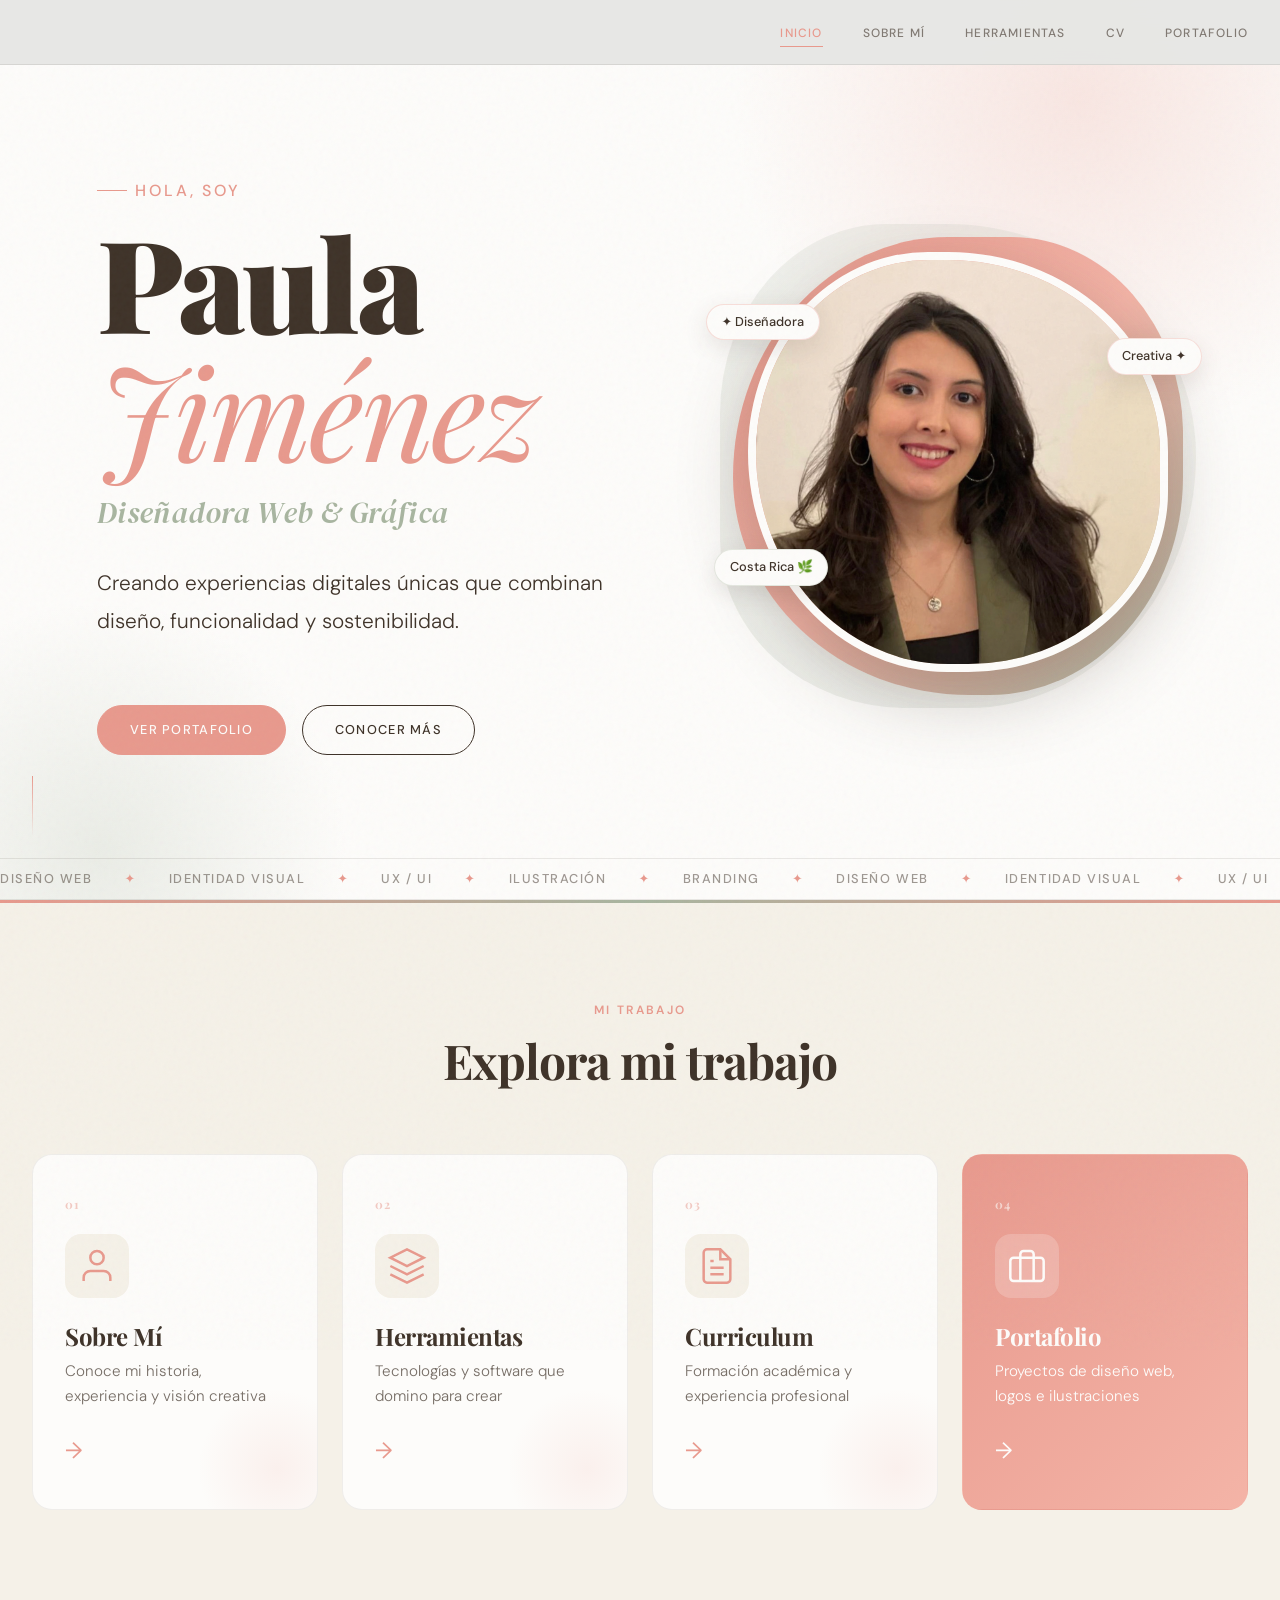
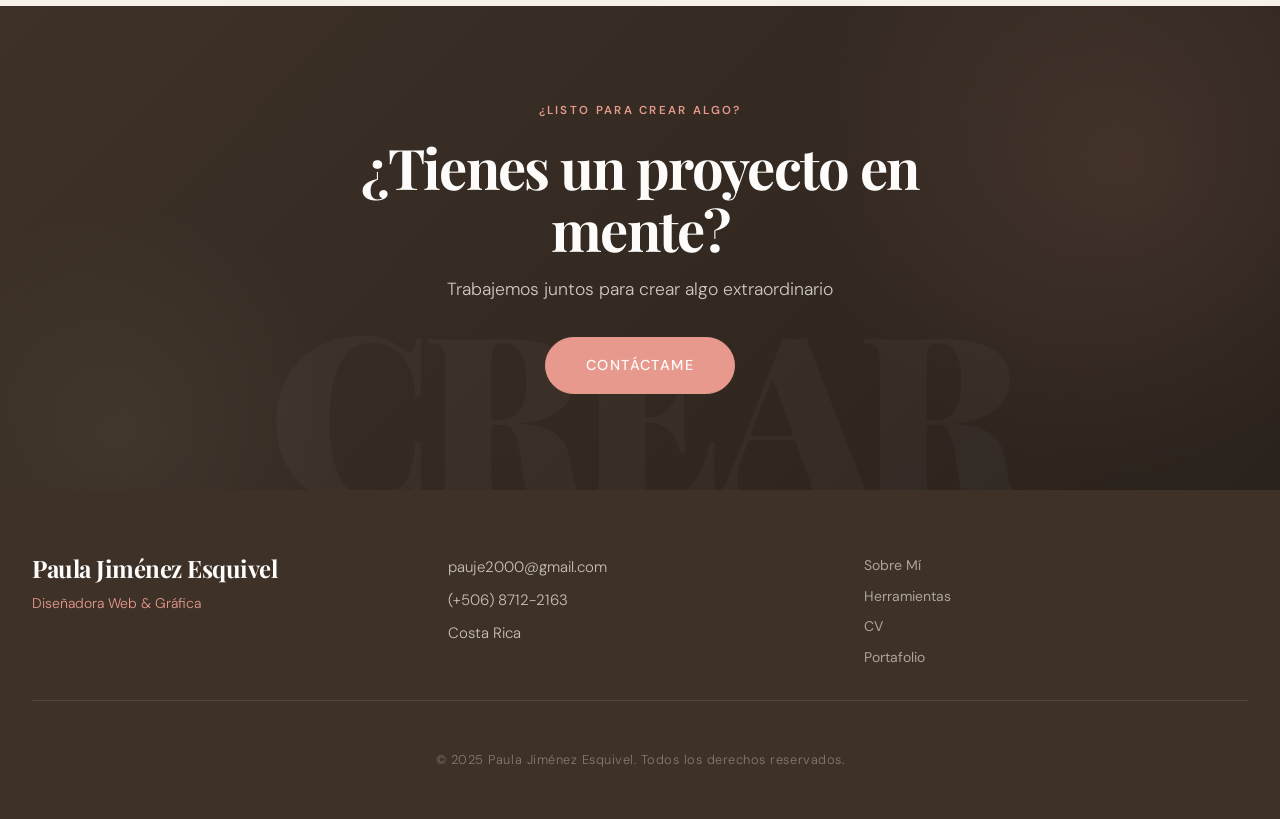
<file: index.html>
<!DOCTYPE html>
<html lang="es">
<head>
    <meta charset="UTF-8">
    <meta name="viewport" content="width=device-width, initial-scale=1.0">
    <meta name="description" content="Paula Jiménez Esquivel - Diseñadora Web y Gráfica">
    <title>Paula Jiménez | Diseñadora Web & Gráfica</title>
    <link rel="preconnect" href="https://fonts.googleapis.com">
    <link rel="preconnect" href="https://fonts.gstatic.com" crossorigin>
    <link href="https://fonts.googleapis.com/css2?family=Playfair+Display:ital,wght@0,400;0,700;0,900;1,400;1,700&family=DM+Sans:ital,wght@0,300;0,400;0,500;1,300&family=DM+Serif+Display:ital@0;1&display=swap" rel="stylesheet">
    <link rel="stylesheet" href="index.css">
    <link rel="stylesheet" href="base.css">

    <!-- Grain overlay SVG filter -->
    <svg style="position:absolute;width:0;height:0" xmlns="http://www.w3.org/2000/svg">
      <filter id="grain">
        <feTurbulence type="fractalNoise" baseFrequency="0.65" numOctaves="3" stitchTiles="stitch"/>
        <feColorMatrix type="saturate" values="0"/>
        <feBlend in="SourceGraphic" mode="multiply" result="blend"/>
        <feComposite in="blend" in2="SourceGraphic" operator="in"/>
      </filter>
    </svg>
</head>
<body>
    <!-- Grain overlay -->
    <div class="grain-overlay"></div>

    <!-- Navigation -->
    <div class="nav-container" id="navBar">
        <nav>

            <button class="menu-toggle" aria-label="Toggle menu">
                <span></span>
                <span></span>
                <span></span>
            </button>
            <ul class="nav-links">
                <li><a href="index.html" class="active">Inicio</a></li>
                <li><a href="about.html">Sobre Mí</a></li>
                <li><a href="skills.html">Herramientas</a></li>
                <li><a href="cv.html">CV</a></li>
                <li><a href="portfolio.html">Portafolio</a></li>
            </ul>
        </nav>
    </div>

    <!-- Hero Section -->
    <section class="hero">
        <div class="decorative-circle circle-1"></div>
        <div class="decorative-circle circle-2"></div>

        <!-- Marquee banner -->
        <div class="marquee-band">
            <div class="marquee-track">
                <span>Diseño Web</span><span class="marquee-dot">✦</span>
                <span>Identidad Visual</span><span class="marquee-dot">✦</span>
                <span>UX / UI</span><span class="marquee-dot">✦</span>
                <span>Ilustración</span><span class="marquee-dot">✦</span>
                <span>Branding</span><span class="marquee-dot">✦</span>
                <span>Diseño Web</span><span class="marquee-dot">✦</span>
                <span>Identidad Visual</span><span class="marquee-dot">✦</span>
                <span>UX / UI</span><span class="marquee-dot">✦</span>
                <span>Ilustración</span><span class="marquee-dot">✦</span>
                <span>Branding</span><span class="marquee-dot">✦</span>
            </div>
        </div>

        <div class="hero-content">
            <div class="hero-text">
                <p class="greeting fade-in-up">Hola, soy</p>
                <h1 class="hero-title fade-in-up delay-1">
                    <span class="title-line">Paula</span>
                    <span class="title-line italic-line">Jiménez</span>
                </h1>
                <h2 class="hero-subtitle fade-in-up delay-2">Diseñadora Web & Gráfica</h2>
                <p class="hero-description fade-in-up delay-3">
                    Creando experiencias digitales únicas que combinan diseño, 
                    funcionalidad y sostenibilidad.
                </p>
                <div class="hero-buttons fade-in-up delay-4">
                    <a href="portfolio.html" class="btn btn-primary">Ver Portafolio</a>
                    <a href="about.html" class="btn">Conocer Más</a>
                </div>
            </div>
            
            <div class="hero-visual scale-in delay-2">
                <div class="photo-frame">
                    <div class="frame-border"></div>
                    <img src="Imagenes/Foto curriculum.jpg" alt="Paula Jiménez - Diseñadora Web y Gráfica" class="profile-photo">
                    <div class="frame-accent"></div>
                    <!-- Floating tags -->
                    <div class="floating-tag tag-1">✦ Diseñadora</div>
                    <div class="floating-tag tag-2">Costa Rica 🌿</div>
                    <div class="floating-tag tag-3">Creativa ✦</div>
                </div>
            </div>
        </div>

        <!-- Scroll indicator -->
        <div class="scroll-indicator">
            <div class="scroll-line"></div>
        </div>
    </section>

    <!-- Index/Navigation Section -->
    <section class="index-section">
        <div class="container">
            <div class="section-header fade-in-up">
                <span class="section-label">Mi trabajo</span>
                <h2 class="section-title">Explora mi trabajo</h2>
            </div>
            
            <div class="index-grid">
                <a href="about.html" class="index-card fade-in-up delay-1">
                    <div class="card-number">01</div>
                    <div class="card-icon">
                        <svg width="40" height="40" viewBox="0 0 24 24" fill="none" stroke="currentColor" stroke-width="1.5">
                            <path d="M20 21v-2a4 4 0 0 0-4-4H8a4 4 0 0 0-4 4v2"></path>
                            <circle cx="12" cy="7" r="4"></circle>
                        </svg>
                    </div>
                    <h3>Sobre Mí</h3>
                    <p>Conoce mi historia, experiencia y visión creativa</p>
                    <span class="card-arrow">→</span>
                    <div class="card-bg-shape"></div>
                </a>

                <a href="skills.html" class="index-card fade-in-up delay-2">
                    <div class="card-number">02</div>
                    <div class="card-icon">
                        <svg width="40" height="40" viewBox="0 0 24 24" fill="none" stroke="currentColor" stroke-width="1.5">
                            <path d="M12 2L2 7l10 5 10-5-10-5z"></path>
                            <path d="M2 17l10 5 10-5M2 12l10 5 10-5"></path>
                        </svg>
                    </div>
                    <h3>Herramientas</h3>
                    <p>Tecnologías y software que domino para crear</p>
                    <span class="card-arrow">→</span>
                    <div class="card-bg-shape"></div>
                </a>

                <a href="cv.html" class="index-card fade-in-up delay-3">
                    <div class="card-number">03</div>
                    <div class="card-icon">
                        <svg width="40" height="40" viewBox="0 0 24 24" fill="none" stroke="currentColor" stroke-width="1.5">
                            <path d="M14 2H6a2 2 0 0 0-2 2v16a2 2 0 0 0 2 2h12a2 2 0 0 0 2-2V8z"></path>
                            <polyline points="14 2 14 8 20 8"></polyline>
                            <line x1="16" y1="13" x2="8" y2="13"></line>
                            <line x1="16" y1="17" x2="8" y2="17"></line>
                            <polyline points="10 9 9 9 8 9"></polyline>
                        </svg>
                    </div>
                    <h3>Curriculum</h3>
                    <p>Formación académica y experiencia profesional</p>
                    <span class="card-arrow">→</span>
                    <div class="card-bg-shape"></div>
                </a>

                <a href="portfolio.html" class="index-card featured fade-in-up delay-4">
                    <div class="card-number">04</div>
                    <div class="card-icon">
                        <svg width="40" height="40" viewBox="0 0 24 24" fill="none" stroke="currentColor" stroke-width="1.5">
                            <rect x="2" y="7" width="20" height="14" rx="2" ry="2"></rect>
                            <path d="M16 21V5a2 2 0 0 0-2-2h-4a2 2 0 0 0-2 2v16"></path>
                        </svg>
                    </div>
                    <h3>Portafolio</h3>
                    <p>Proyectos de diseño web, logos e ilustraciones</p>
                    <span class="card-arrow">→</span>
                </a>
            </div>
        </div>
    </section>

    <!-- Contact CTA -->
    <section class="cta-section">
        <div class="container">
            <div class="cta-content fade-in-up">
                <div class="cta-eyebrow">¿Listo para crear algo?</div>
                <h2>¿Tienes un proyecto en mente?</h2>
                <p>Trabajemos juntos para crear algo extraordinario</p>
                <a href="mailto:pauje2000@gmail.com" class="btn btn-primary">Contáctame</a>
            </div>
        </div>
        <!-- Decorative large text -->
        <div class="cta-deco-text" aria-hidden="true">CREAR</div>
    </section>

    <!-- Footer -->
    <footer>
        <div class="container">
            <div class="footer-content">
                <div class="footer-info">
                    <h3>Paula Jiménez Esquivel</h3>
                    <p>Diseñadora Web & Gráfica</p>
                </div>
                <div class="footer-contact">
                    <p><a href="mailto:pauje2000@gmail.com">pauje2000@gmail.com</a></p>
                    <p><a href="tel:+50687122163">(+506) 8712-2163</a></p>
                    <p>Costa Rica</p>
                </div>
                <div class="footer-links">
                    <a href="about.html">Sobre Mí</a>
                    <a href="skills.html">Herramientas</a>
                    <a href="cv.html">CV</a>
                    <a href="portfolio.html">Portafolio</a>
                </div>
            </div>
            <div class="footer-bottom">
                <p>© 2025 Paula Jiménez Esquivel. Todos los derechos reservados.</p>
            </div>
        </div>
    </footer>

<script>
  (function() {
    var toggle = document.querySelector(".menu-toggle");
    var menu   = document.querySelector(".nav-links");
    var nb     = document.querySelector(".nav-container");
    if (!toggle || !menu) return;

    function openMenu() {
      menu.classList.add("open");
      toggle.classList.add("active");
      document.body.style.overflow = "hidden";
    }
    function closeMenu() {
      menu.classList.remove("open");
      toggle.classList.remove("active");
      document.body.style.overflow = "";
    }
    function isOpen() { return menu.classList.contains("open"); }

    toggle.addEventListener("click", function(e) {
      e.stopPropagation();
      isOpen() ? closeMenu() : openMenu();
    });

    menu.querySelectorAll("a").forEach(function(a) {
      a.addEventListener("click", closeMenu);
    });

    document.addEventListener("click", function(e) {
      if (isOpen() && !menu.contains(e.target) && !toggle.contains(e.target)) {
        closeMenu();
      }
    });

    document.addEventListener("keydown", function(e) {
      if (e.key === "Escape" && isOpen()) closeMenu();
    });

    window.addEventListener("scroll", function() {
      if (nb) nb.classList.toggle("scrolled", window.scrollY > 60);
    });

    var obs = new IntersectionObserver(function(entries) {
      entries.forEach(function(e) {
        if (e.isIntersecting) e.target.style.animationPlayState = "running";
      });
    }, { threshold: 0.1, rootMargin: "0px 0px -50px 0px" });
    document.querySelectorAll(".fade-in-up,.scale-in,.slide-in-left,.slide-in-right").forEach(function(el) {
      el.style.animationPlayState = "paused";
      obs.observe(el);
    });
  })();
</script>
</body>
</html>
</file>
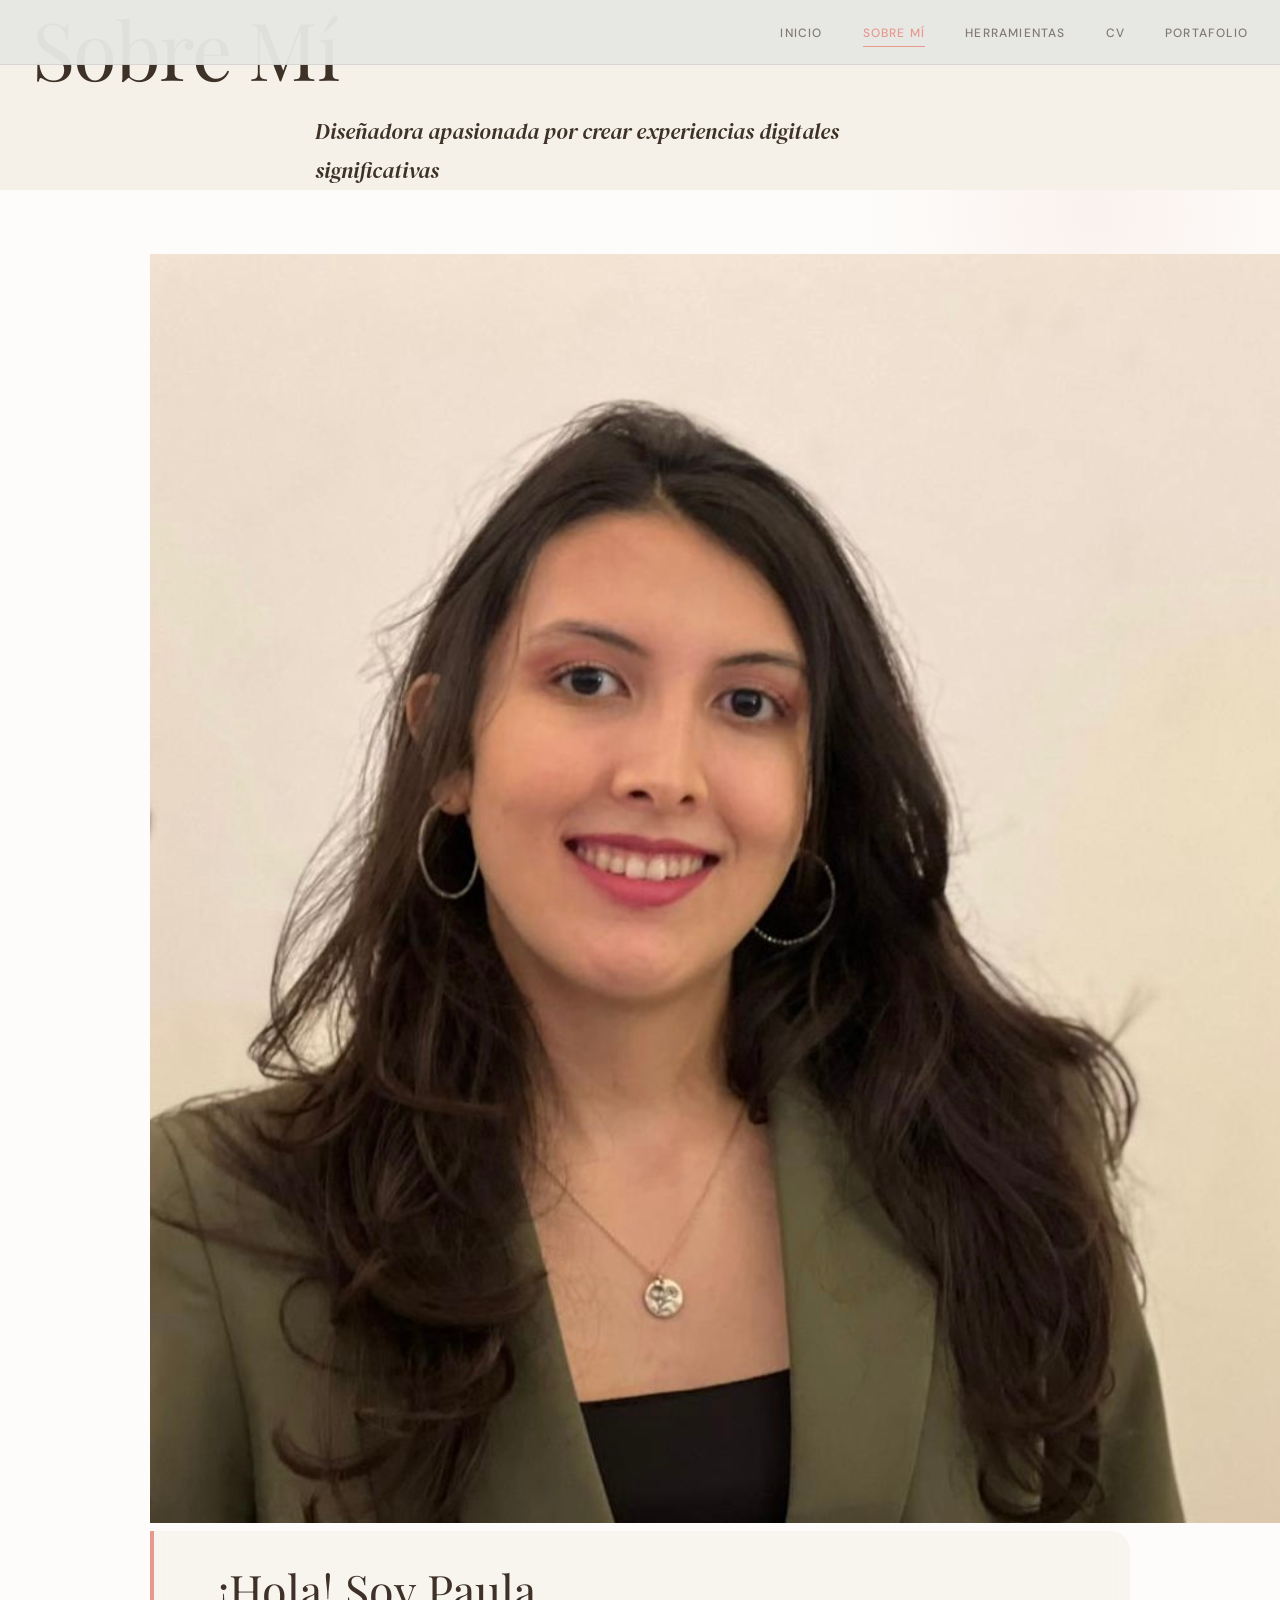
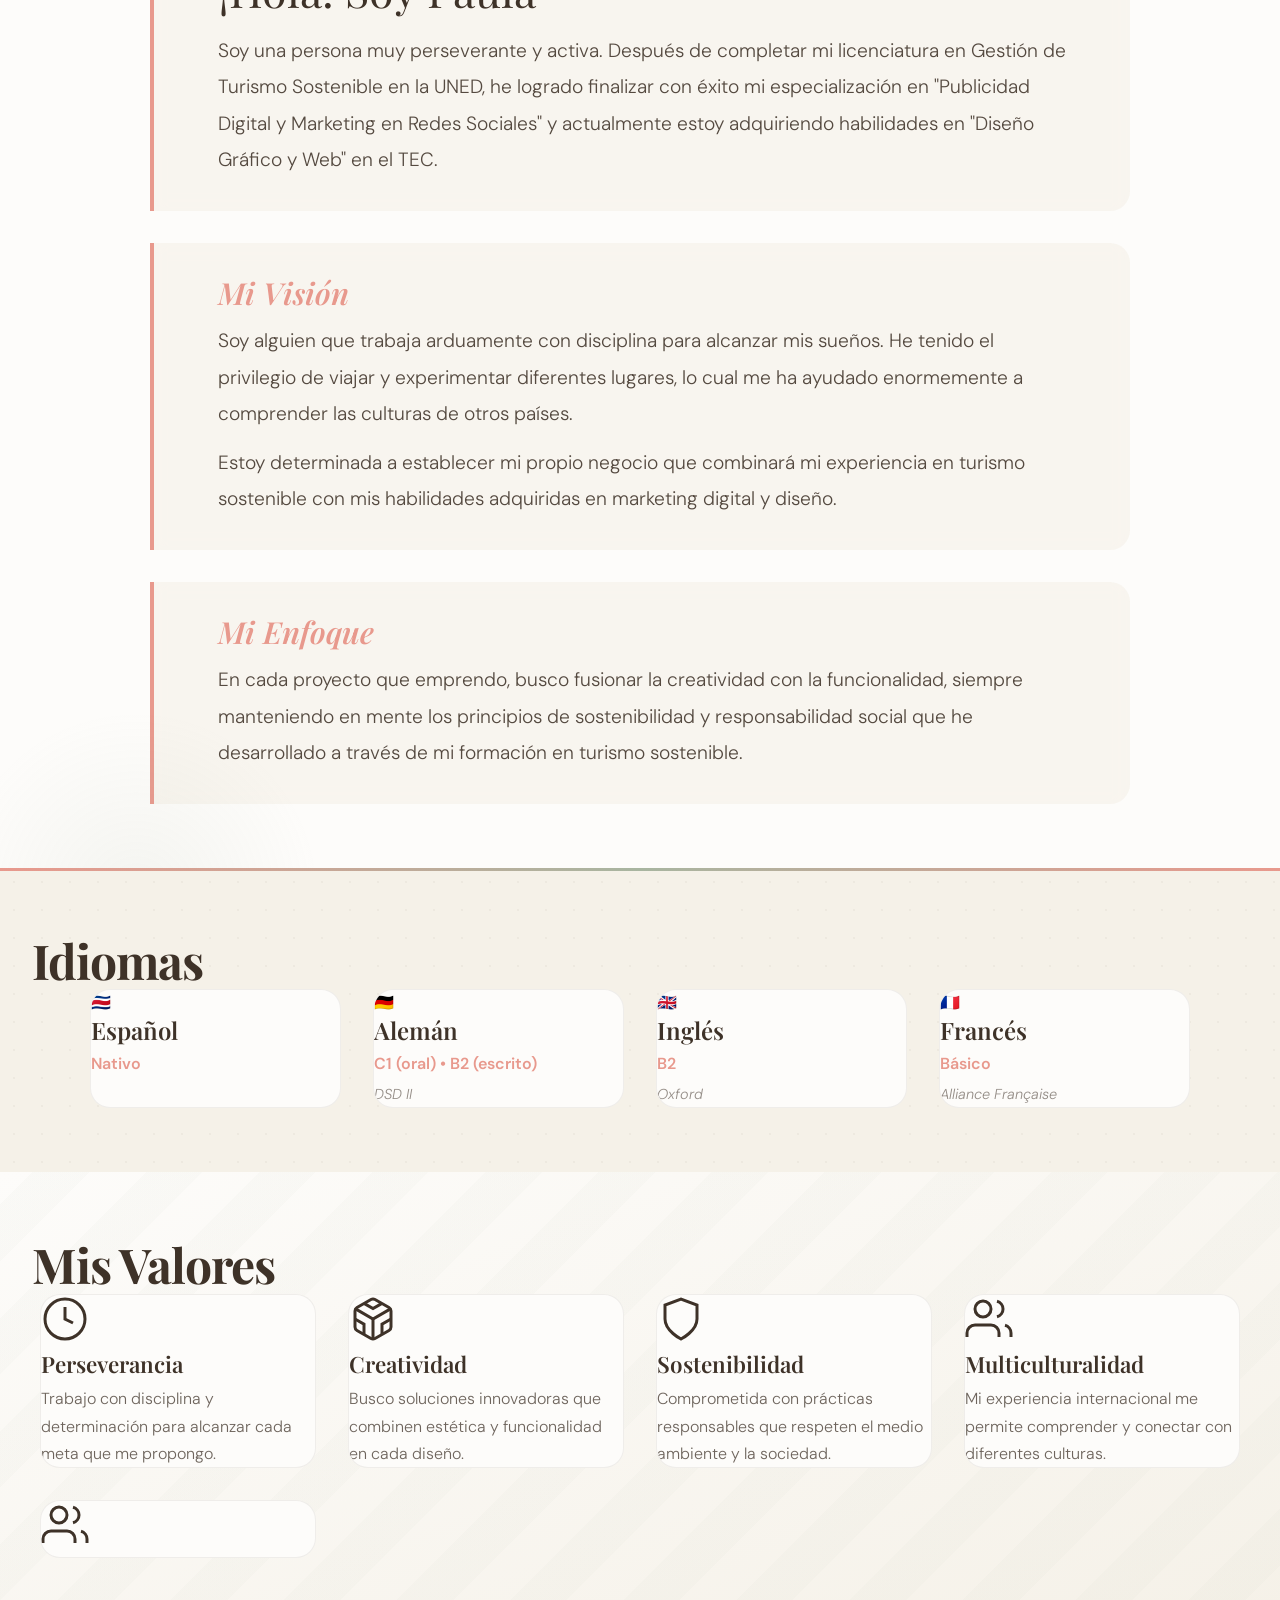
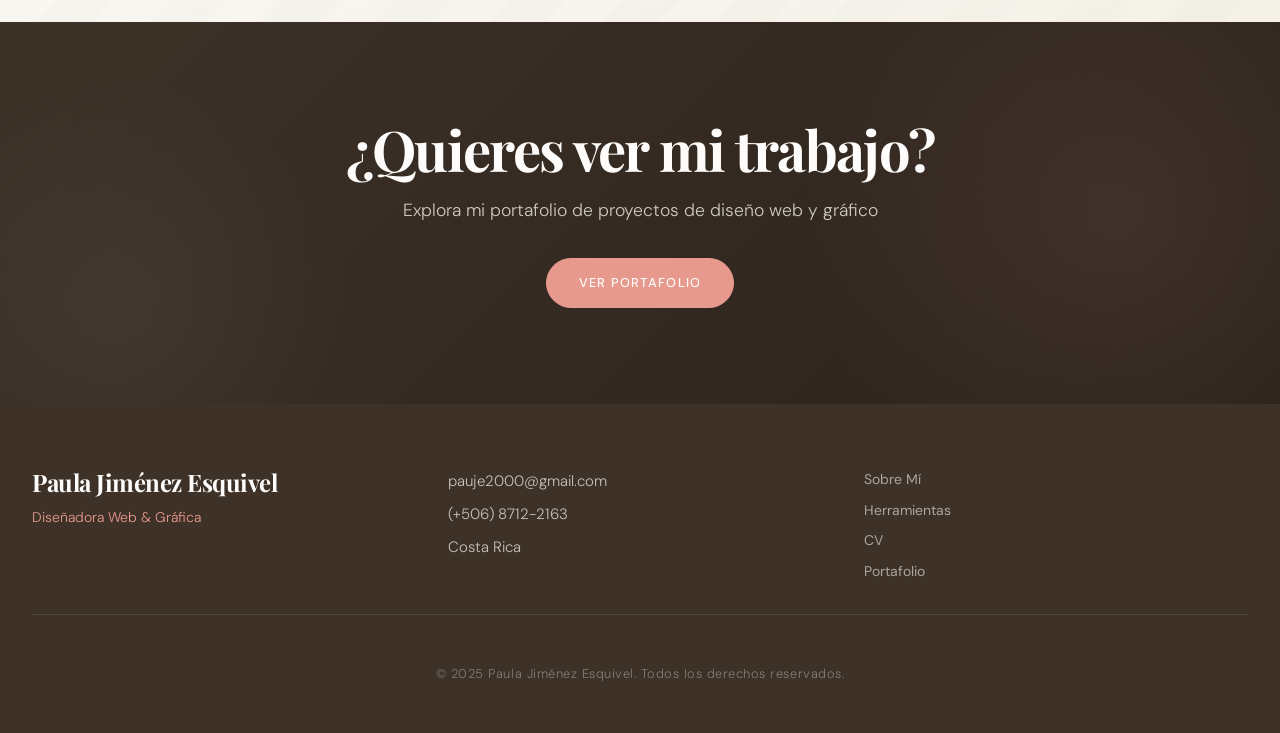
<file: about-1.html>
<!DOCTYPE html>
<html lang="es">
<head>
    <meta charset="UTF-8">
    <meta name="viewport" content="width=device-width, initial-scale=1.0">
    <meta name="description" content="Conoce más sobre Paula Jiménez - Diseñadora Web y Gráfica">
    <title>Sobre Mí | Paula Jiménez</title>
    <link rel="stylesheet" href="base.css">
    <link rel="stylesheet" href="about.css">
</head>
<body>
    <!-- Navigation -->
    <div class="nav-container">
        <nav>
            <div class="logo">Paula Jiménez</div>
            <button class="menu-toggle" aria-label="Toggle menu">
                <span></span>
                <span></span>
                <span></span>
            </button>
            <ul class="nav-links">
                <li><a href="index.html">Inicio</a></li>
                <li><a href="about.html" class="active">Sobre Mí</a></li>
                <li><a href="skills.html">Herramientas</a></li>
                <li><a href="cv.html">CV</a></li>
                <li><a href="portfolio.html">Portafolio</a></li>
            </ul>
        </nav>
    </div>

    <!-- Hero About -->
    <section class="about-hero">
        <div class="container">
            <h1 class="fade-in-up">Sobre Mí</h1>
            <p class="hero-tagline fade-in-up delay-1">
                Diseñadora apasionada por crear experiencias digitales significativas
            </p>
        </div>
    </section>

    <!-- About Content -->
    <section class="about-content">
        <div class="container">
            <div class="about-grid">
                <div class="about-image slide-in-left">
                    <div class="image-wrapper">
                        <img src="Imagenes/Foto curriculum.jpg" alt="Paula Jiménez Esquivel">
                        <div class="image-decoration"></div>
                    </div>
                </div>
                
                <div class="about-text">
                    <div class="text-block fade-in-up">
                        <h2>¡Hola! Soy Paula</h2>
                        <p>
                            Soy una persona muy perseverante y activa. Después de completar mi 
                            licenciatura en Gestión de Turismo Sostenible en la UNED, he logrado 
                            finalizar con éxito mi especialización en "Publicidad Digital y Marketing 
                            en Redes Sociales" y actualmente estoy adquiriendo habilidades en 
                            "Diseño Gráfico y Web" en el TEC.
                        </p>
                    </div>

                    <div class="text-block fade-in-up delay-1">
                        <h3>Mi Visión</h3>
                        <p>
                            Soy alguien que trabaja arduamente con disciplina para alcanzar mis 
                            sueños. He tenido el privilegio de viajar y experimentar diferentes lugares, 
                            lo cual me ha ayudado enormemente a comprender las culturas de otros países.
                        </p>
                        <p>
                            Estoy determinada a establecer mi propio negocio que combinará mi experiencia 
                            en turismo sostenible con mis habilidades adquiridas en marketing digital 
                            y diseño.
                        </p>
                    </div>

                    <div class="text-block fade-in-up delay-2">
                        <h3>Mi Enfoque</h3>
                        <p>
                            En cada proyecto que emprendo, busco fusionar la creatividad con la 
                            funcionalidad, siempre manteniendo en mente los principios de sostenibilidad 
                            y responsabilidad social que he desarrollado a través de mi formación en 
                            turismo sostenible.
                        </p>
                    </div>
                </div>
            </div>
        </div>
    </section>

    <!-- Languages Section -->
    <section class="languages-section">
        <div class="container">
            <h2 class="section-title fade-in-up">Idiomas</h2>
            <div class="languages-grid">
                <div class="language-card fade-in-up delay-1">
                    <div class="language-flag">🇨🇷</div>
                    <h3>Español</h3>
                    <p class="level">Nativo</p>
                </div>

                <div class="language-card fade-in-up delay-2">
                    <div class="language-flag">🇩🇪</div>
                    <h3>Alemán</h3>
                    <p class="level">C1 (oral) • B2 (escrito)</p>
                    <p class="certification">DSD II</p>
                </div>

                <div class="language-card fade-in-up delay-3">
                    <div class="language-flag">🇬🇧</div>
                    <h3>Inglés</h3>
                    <p class="level">B2</p>
                    <p class="certification">Oxford</p>
                </div>

                <div class="language-card fade-in-up delay-4">
                    <div class="language-flag">🇫🇷</div>
                    <h3>Francés</h3>
                    <p class="level">Básico</p>
                    <p class="certification">Alliance Française</p>
                </div>
            </div>
        </div>
    </section>

    <!-- Values Section -->
    <section class="values-section">
        <div class="container">
            <h2 class="section-title fade-in-up">Mis Valores</h2>
            <div class="values-grid">
                <div class="value-card fade-in-up delay-1">
                    <div class="value-icon">
                        <svg width="48" height="48" viewBox="0 0 24 24" fill="none" stroke="currentColor" stroke-width="1.5">
                            <circle cx="12" cy="12" r="10"></circle>
                            <path d="M12 6v6l4 2"></path>
                        </svg>
                    </div>
                    <h3>Perseverancia</h3>
                    <p>Trabajo con disciplina y determinación para alcanzar cada meta que me propongo.</p>
                </div>

                <div class="value-card fade-in-up delay-2">
                    <div class="value-icon">
                        <svg width="48" height="48" viewBox="0 0 24 24" fill="none" stroke="currentColor" stroke-width="1.5">
                            <path d="M21 16V8a2 2 0 0 0-1-1.73l-7-4a2 2 0 0 0-2 0l-7 4A2 2 0 0 0 3 8v8a2 2 0 0 0 1 1.73l7 4a2 2 0 0 0 2 0l7-4A2 2 0 0 0 21 16z"></path>
                            <polyline points="7.5 4.21 12 6.81 16.5 4.21"></polyline>
                            <polyline points="7.5 19.79 7.5 14.6 3 12"></polyline>
                            <polyline points="21 12 16.5 14.6 16.5 19.79"></polyline>
                            <polyline points="3.27 6.96 12 12.01 20.73 6.96"></polyline>
                            <line x1="12" y1="22.08" x2="12" y2="12"></line>
                        </svg>
                    </div>
                    <h3>Creatividad</h3>
                    <p>Busco soluciones innovadoras que combinen estética y funcionalidad en cada diseño.</p>
                </div>

                <div class="value-card fade-in-up delay-3">
                    <div class="value-icon">
                        <svg width="48" height="48" viewBox="0 0 24 24" fill="none" stroke="currentColor" stroke-width="1.5">
                            <path d="M12 22s8-4 8-10V5l-8-3-8 3v7c0 6 8 10 8 10z"></path>
                        </svg>
                    </div>
                    <h3>Sostenibilidad</h3>
                    <p>Comprometida con prácticas responsables que respeten el medio ambiente y la sociedad.</p>
                </div>

                <div class="value-card fade-in-up delay-4">
                    <div class="value-icon">
                        <svg width="48" height="48" viewBox="0 0 24 24" fill="none" stroke="currentColor" stroke-width="1.5">
                            <path d="M17 21v-2a4 4 0 0 0-4-4H5a4 4 0 0 0-4 4v2"></path>
                            <circle cx="9" cy="7" r="4"></circle>
                            <path d="M23 21v-2a4 4 0 0 0-3-3.87"></path>
                            <path d="M16 3.13a4 4 0 0 1 0 7.75"></path>
                        </svg>
                    </div>
                    <h3>Multiculturalidad</h3>
                    <p>Mi experiencia internacional me permite comprender y conectar con diferentes culturas.</p>
                </div>
                <div class="value-card fade-in-up delay-4">
                    <div class="value-icon">
                        <svg width="48" height="48" viewBox="0 0 24 24" fill="none" stroke="currentColor" stroke-width="1.5">
                            <path d="M17 21v-2a4 4 0 0 0-4-4H5a4 4 0 0 0-4 4v2"></path>
                            <circle cx="9" cy="7" r="4"></circle>
                            <path d="M23 21v-2a4 4 0 0 0-3-3.87"></path>
                            <path d="M16 3.13a4 4 0 0 1 0 7.75"></path>
                        </svg>
            </div>
        </div>
    </section>

    <!-- CTA -->
    <section class="cta-section">
        <div class="container">
            <div class="cta-content fade-in-up">
                <h2>¿Quieres ver mi trabajo?</h2>
                <p>Explora mi portafolio de proyectos de diseño web y gráfico</p>
                <a href="portfolio.html" class="btn btn-primary">Ver Portafolio</a>
            </div>
        </div>
    </section>

    <!-- Footer -->
    <footer>
        <div class="container">
            <div class="footer-content">
                <div class="footer-info">
                    <h3>Paula Jiménez Esquivel</h3>
                    <p>Diseñadora Web & Gráfica</p>
                </div>
                <div class="footer-contact">
                    <p><a href="mailto:pauje2000@gmail.com">pauje2000@gmail.com</a></p>
                    <p><a href="tel:+50687122163">(+506) 8712-2163</a></p>
                    <p>Costa Rica</p>
                </div>
                <div class="footer-links">
                    <a href="about.html">Sobre Mí</a>
                    <a href="skills.html">Herramientas</a>
                    <a href="cv.html">CV</a>
                    <a href="portfolio.html">Portafolio</a>
                </div>
            </div>
            <div class="footer-bottom">
                <p>&copy; 2025 Paula Jiménez Esquivel. Todos los derechos reservados.</p>
            </div>
        </div>
    </footer>

    <script>
        // Mobile Menu Toggle
        const menuToggle = document.querySelector('.menu-toggle');
        const navLinks = document.querySelector('.nav-links');

        menuToggle.addEventListener('click', () => {
            menuToggle.classList.toggle('active');
            navLinks.classList.toggle('active');
        });

        document.addEventListener('click', (e) => {
            if (!e.target.closest('nav')) {
                menuToggle.classList.remove('active');
                navLinks.classList.remove('active');
            }
        });

        // Intersection Observer
        const observerOptions = {
            threshold: 0.1,
            rootMargin: '0px 0px -50px 0px'
        };

        const observer = new IntersectionObserver((entries) => {
            entries.forEach(entry => {
                if (entry.isIntersecting) {
                    entry.target.style.animationPlayState = 'running';
                }
            });
        }, observerOptions);

        document.querySelectorAll('.fade-in-up, .scale-in, .slide-in-left, .slide-in-right').forEach(el => {
            el.style.animationPlayState = 'paused';
            observer.observe(el);
        });
    </script>
</body>
</html>
</file>
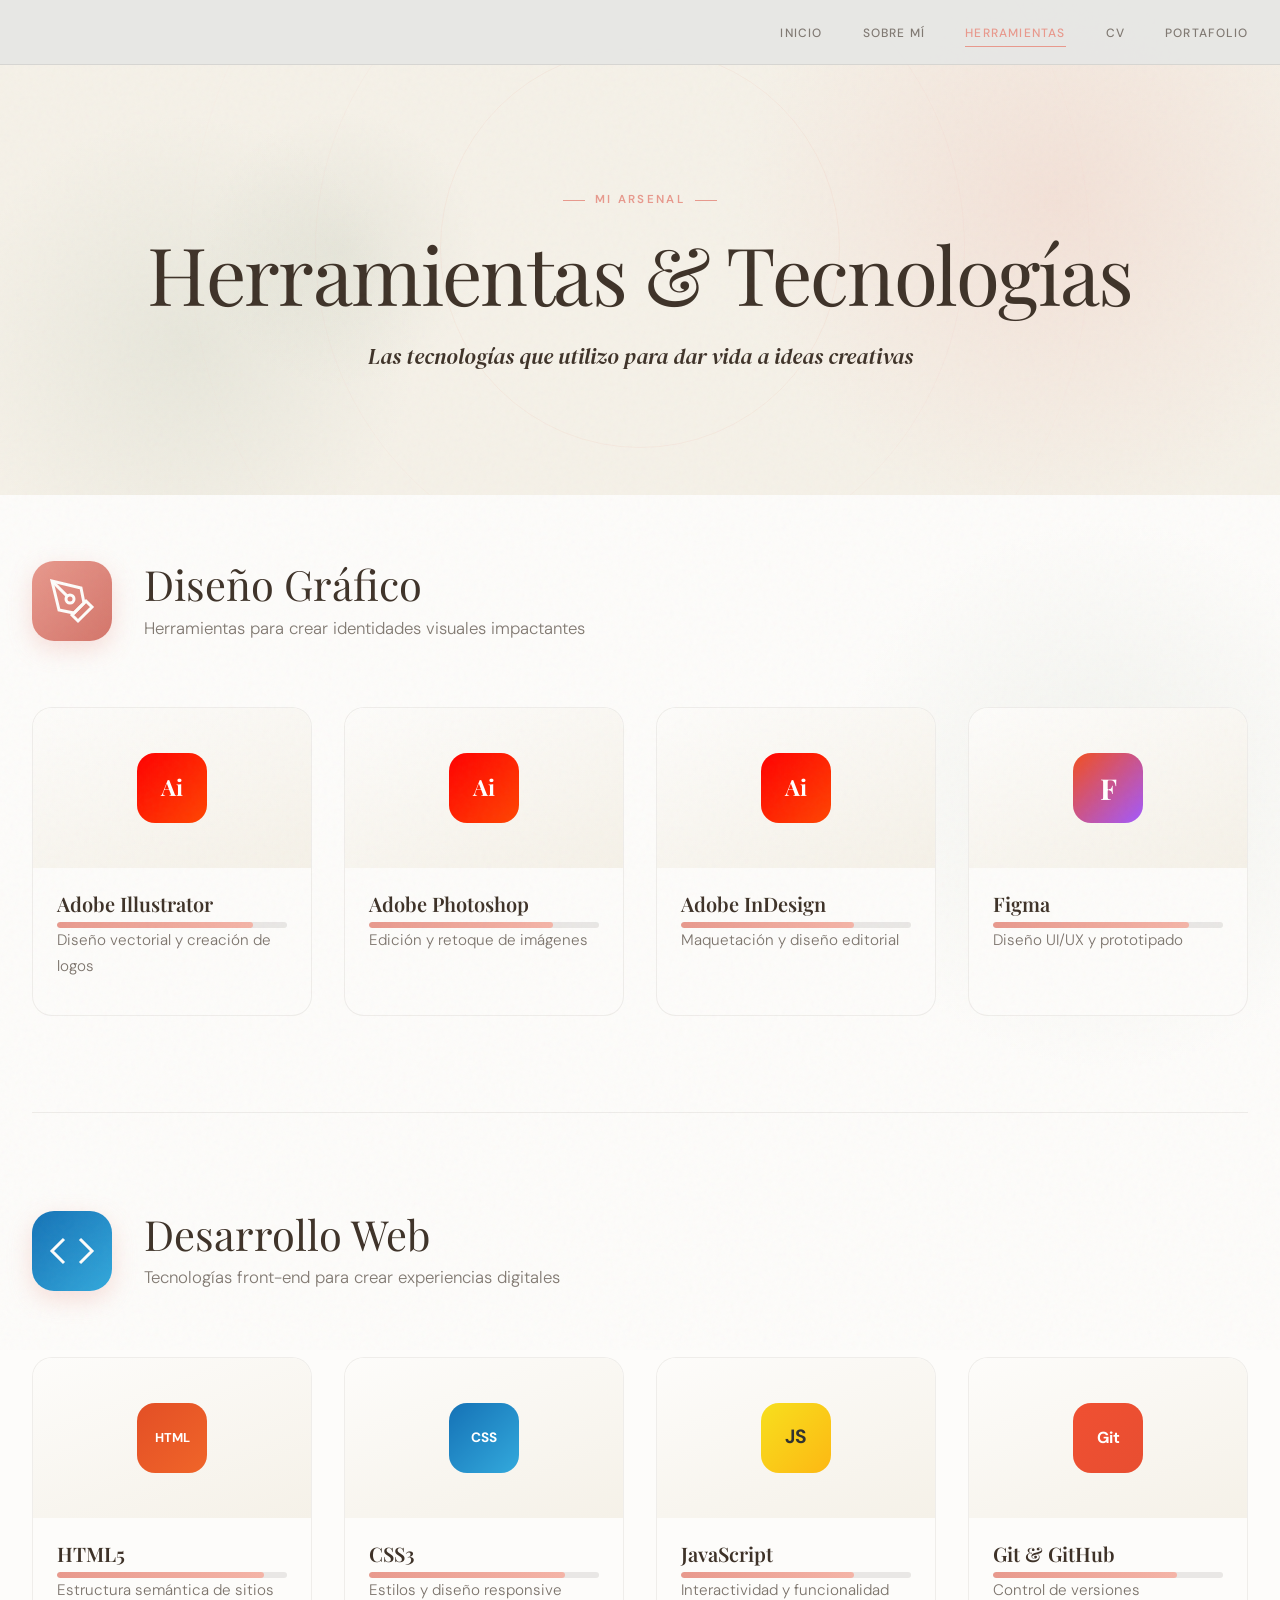
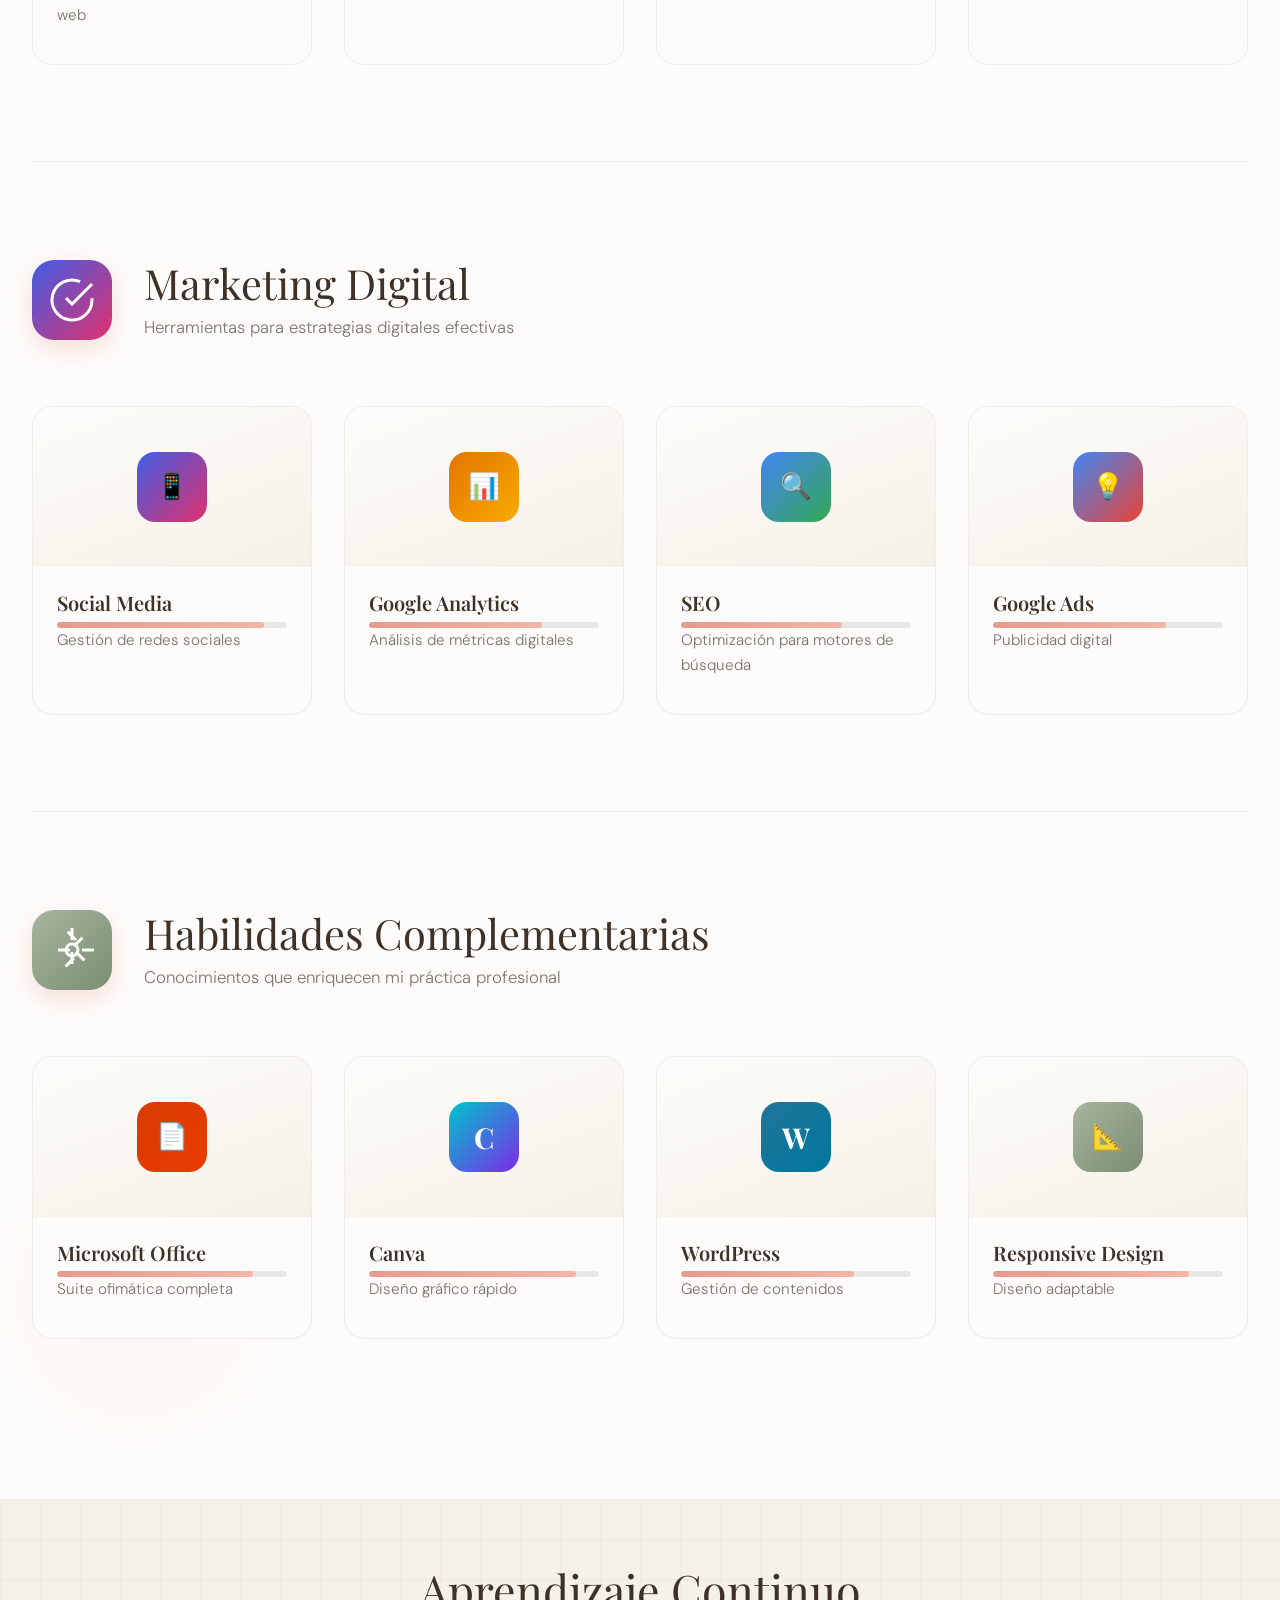
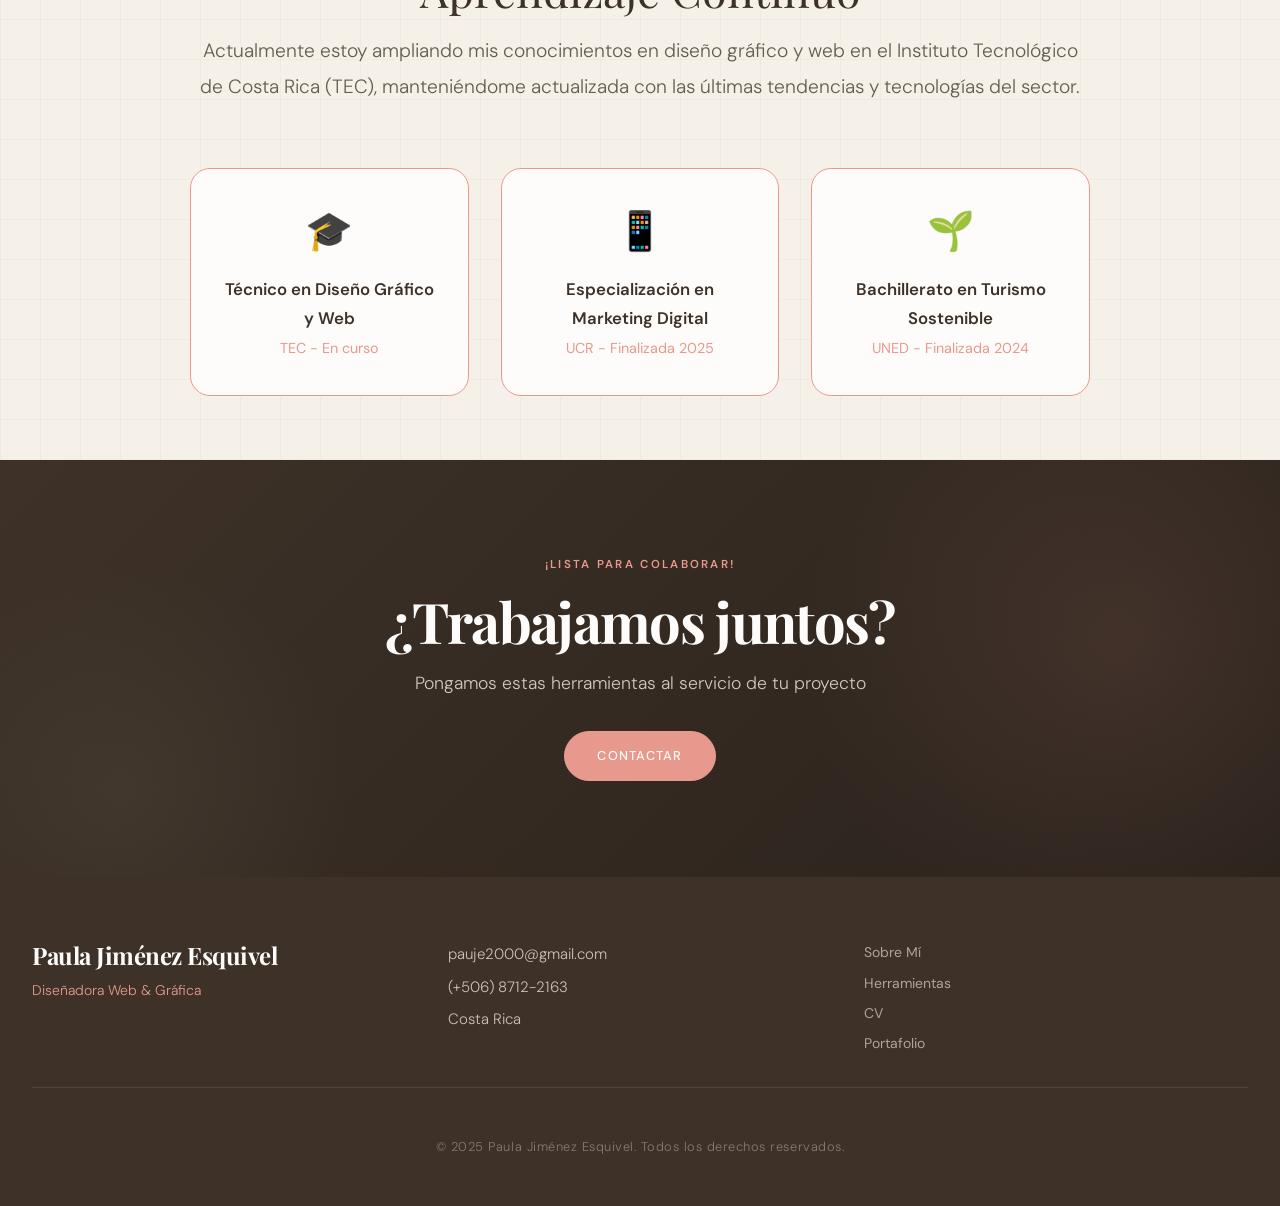
<file: skills.html>
<!DOCTYPE html>
<html lang="es">
<head>
    <meta charset="UTF-8">
    <meta name="viewport" content="width=device-width, initial-scale=1.0">
    <meta name="description" content="Herramientas y tecnologías que domina Paula Jiménez">
    <title>Herramientas | Paula Jiménez</title>
    <link rel="stylesheet" href="base.css">
    <link rel="stylesheet" href="skills.css">
</head>
<body>

<!-- Grain overlay -->
<div class="grain-overlay"></div>
<!-- Navigation -->
<div class="nav-container" id="navBar">
    <nav>
        <button class="menu-toggle" aria-label="Toggle menu">
            <span></span><span></span><span></span>
        </button>
        <ul class="nav-links">
            <li><a href="index.html">Inicio</a></li>
            <li><a href="about.html">Sobre Mí</a></li>
            <li><a href="skills.html" class="active">Herramientas</a></li>
            <li><a href="cv.html">CV</a></li>
            <li><a href="portfolio.html">Portafolio</a></li>
        </ul>
    </nav>
</div>

<!-- Page Hero -->
<section class="page-hero">
    <div class="hero-blob hero-blob-1"></div>
    <div class="hero-blob hero-blob-2"></div>
    <div class="hero-blob hero-blob-3"></div>
    <div class="hero-ring hero-ring-1"></div>
    <div class="hero-ring hero-ring-2"></div>
    <div class="hero-ring hero-ring-3"></div>
    <div class="container page-hero-inner">
        <div class="page-hero-label fade-in-up">Mi Arsenal</div>
        <h1 class="fade-in-up delay-1">Herramientas &amp; Tecnologías</h1>
        <p class="hero-tagline fade-in-up delay-2">
            Las tecnologías que utilizo para dar vida a ideas creativas
        </p>
    </div>
</section>

<!-- Skills Content -->
<section class="skills-content">
    <div class="container">

        <!-- Diseño Gráfico -->
        <div class="skills-category fade-in-up">
            <div class="category-header">
                <div class="category-icon" style="background:linear-gradient(135deg,#E8998D,#D4756A);">
                    <svg width="48" height="48" viewBox="0 0 24 24" fill="none" stroke="currentColor" stroke-width="1.5">
                        <path d="M12 19l7-7 3 3-7 7-3-3z"></path>
                        <path d="M18 13l-1.5-7.5L2 2l3.5 14.5L13 18l5-5z"></path>
                        <path d="M2 2l7.586 7.586"></path>
                        <circle cx="11" cy="11" r="2"></circle>
                    </svg>
                </div>
                <div>
                    <h2>Diseño Gráfico</h2>
                    <p>Herramientas para crear identidades visuales impactantes</p>
                </div>
            </div>
            <div class="skills-grid">

                <!-- Adobe Illustrator -->
                <div class="skill-card">
                    <div class="skill-card-image" style="background:linear-gradient(160deg,var(--soft-white) 0%,var(--cream) 100%);">
                        <!-- Reemplaza con: <img src="Imagenes/illustrator.jpg" alt="Adobe Illustrator"> -->
                        <div class="skill-icon-wrap">
                            <div class="skill-icon adobe ai"></div>
                        </div>
                    </div>
                    <div class="skill-card-body">
                        <h3>Adobe Illustrator</h3>
                        <div class="skill-level"><div class="level-bar" style="--level:85%"></div></div>
                        <p>Diseño vectorial y creación de logos</p>
                    </div>
                </div>

                <!-- Adobe Photoshop -->
                <div class="skill-card">
                    <div class="skill-card-image" style="background:linear-gradient(160deg,var(--soft-white) 0%,var(--cream) 100%);">
                        <!-- Reemplaza con: <img src="Imagenes/photoshop.jpg" alt="Adobe Photoshop"> -->
                        <div class="skill-icon-wrap">
                            <div class="skill-icon adobe ps"></div>
                        </div>
                    </div>
                    <div class="skill-card-body">
                        <h3>Adobe Photoshop</h3>
                        <div class="skill-level"><div class="level-bar" style="--level:80%"></div></div>
                        <p>Edición y retoque de imágenes</p>
                    </div>
                </div>

                <!-- Adobe InDesign -->
                <div class="skill-card">
                    <div class="skill-card-image" style="background:linear-gradient(160deg,var(--soft-white) 0%,var(--cream) 100%);">
                        <!-- Reemplaza con: <img src="Imagenes/indesign.jpg" alt="Adobe InDesign"> -->
                        <div class="skill-icon-wrap">
                            <div class="skill-icon adobe id"></div>
                        </div>
                    </div>
                    <div class="skill-card-body">
                        <h3>Adobe InDesign</h3>
                        <div class="skill-level"><div class="level-bar" style="--level:75%"></div></div>
                        <p>Maquetación y diseño editorial</p>
                    </div>
                </div>

                <!-- Figma -->
                <div class="skill-card">
                    <div class="skill-card-image" style="background:linear-gradient(160deg,var(--soft-white) 0%,var(--cream) 100%);">
                        <!-- Reemplaza con: <img src="Imagenes/figma.jpg" alt="Figma"> -->
                        <div class="skill-icon-wrap">
                            <div class="skill-icon figma"></div>
                        </div>
                    </div>
                    <div class="skill-card-body">
                        <h3>Figma</h3>
                        <div class="skill-level"><div class="level-bar" style="--level:85%"></div></div>
                        <p>Diseño UI/UX y prototipado</p>
                    </div>
                </div>

            </div>
        </div>

        <!-- Desarrollo Web -->
        <div class="skills-category fade-in-up delay-1">
            <div class="category-header">
                <div class="category-icon" style="background:linear-gradient(135deg,#1572B6,#33A9DC)">
                    <svg width="48" height="48" viewBox="0 0 24 24" fill="none" stroke="currentColor" stroke-width="1.5">
                        <polyline points="16 18 22 12 16 6"></polyline>
                        <polyline points="8 6 2 12 8 18"></polyline>
                    </svg>
                </div>
                <div>
                    <h2>Desarrollo Web</h2>
                    <p>Tecnologías front-end para crear experiencias digitales</p>
                </div>
            </div>
            <div class="skills-grid">

                <!-- HTML5 -->
                <div class="skill-card">
                    <div class="skill-card-image" style="background:linear-gradient(160deg,var(--soft-white) 0%,var(--cream) 100%);">
                        <!-- Reemplaza con: <img src="Imagenes/html5.jpg" alt="HTML5"> -->
                        <div class="skill-icon-wrap">
                            <div class="skill-icon html"></div>
                        </div>
                    </div>
                    <div class="skill-card-body">
                        <h3>HTML5</h3>
                        <div class="skill-level"><div class="level-bar" style="--level:90%"></div></div>
                        <p>Estructura semántica de sitios web</p>
                    </div>
                </div>

                <!-- CSS3 -->
                <div class="skill-card">
                    <div class="skill-card-image" style="background:linear-gradient(160deg,var(--soft-white) 0%,var(--cream) 100%);">
                        <!-- Reemplaza con: <img src="Imagenes/css3.jpg" alt="CSS3"> -->
                        <div class="skill-icon-wrap">
                            <div class="skill-icon css"></div>
                        </div>
                    </div>
                    <div class="skill-card-body">
                        <h3>CSS3</h3>
                        <div class="skill-level"><div class="level-bar" style="--level:85%"></div></div>
                        <p>Estilos y diseño responsive</p>
                    </div>
                </div>

                <!-- JavaScript -->
                <div class="skill-card">
                    <div class="skill-card-image" style="background:linear-gradient(160deg,var(--soft-white) 0%,var(--cream) 100%);">
                        <!-- Reemplaza con: <img src="Imagenes/javascript.jpg" alt="JavaScript"> -->
                        <div class="skill-icon-wrap">
                            <div class="skill-icon js"></div>
                        </div>
                    </div>
                    <div class="skill-card-body">
                        <h3>JavaScript</h3>
                        <div class="skill-level"><div class="level-bar" style="--level:75%"></div></div>
                        <p>Interactividad y funcionalidad</p>
                    </div>
                </div>

                <!-- Git -->
                <div class="skill-card">
                    <div class="skill-card-image" style="background:linear-gradient(160deg,var(--soft-white) 0%,var(--cream) 100%);">
                        <!-- Reemplaza con: <img src="Imagenes/git.jpg" alt="Git & GitHub"> -->
                        <div class="skill-icon-wrap">
                            <div class="skill-icon git"></div>
                        </div>
                    </div>
                    <div class="skill-card-body">
                        <h3>Git &amp; GitHub</h3>
                        <div class="skill-level"><div class="level-bar" style="--level:80%"></div></div>
                        <p>Control de versiones</p>
                    </div>
                </div>

            </div>
        </div>

        <!-- Marketing Digital -->
        <div class="skills-category fade-in-up delay-2">
            <div class="category-header">
                <div class="category-icon" style="background:linear-gradient(135deg,#405DE6,#E1306C)">
                    <svg width="48" height="48" viewBox="0 0 24 24" fill="none" stroke="currentColor" stroke-width="1.5">
                        <path d="M22 11.08V12a10 10 0 1 1-5.93-9.14"></path>
                        <polyline points="22 4 12 14.01 9 11.01"></polyline>
                    </svg>
                </div>
                <div>
                    <h2>Marketing Digital</h2>
                    <p>Herramientas para estrategias digitales efectivas</p>
                </div>
            </div>
            <div class="skills-grid">

                <!-- Social Media -->
                <div class="skill-card">
                    <div class="skill-card-image" style="background:linear-gradient(160deg,var(--soft-white) 0%,var(--cream) 100%);">
                        <!-- Reemplaza con: <img src="Imagenes/social-media.jpg" alt="Social Media"> -->
                        <div class="skill-icon-wrap">
                            <div class="skill-icon social"></div>
                        </div>
                    </div>
                    <div class="skill-card-body">
                        <h3>Social Media</h3>
                        <div class="skill-level"><div class="level-bar" style="--level:90%"></div></div>
                        <p>Gestión de redes sociales</p>
                    </div>
                </div>

                <!-- Google Analytics -->
                <div class="skill-card">
                    <div class="skill-card-image" style="background:linear-gradient(160deg,var(--soft-white) 0%,var(--cream) 100%);">
                        <!-- Reemplaza con: <img src="Imagenes/analytics.jpg" alt="Google Analytics"> -->
                        <div class="skill-icon-wrap">
                            <div class="skill-icon analytics"></div>
                        </div>
                    </div>
                    <div class="skill-card-body">
                        <h3>Google Analytics</h3>
                        <div class="skill-level"><div class="level-bar" style="--level:75%"></div></div>
                        <p>Análisis de métricas digitales</p>
                    </div>
                </div>

                <!-- SEO -->
                <div class="skill-card">
                    <div class="skill-card-image" style="background:linear-gradient(160deg,var(--soft-white) 0%,var(--cream) 100%);">
                        <!-- Reemplaza con: <img src="Imagenes/seo.jpg" alt="SEO"> -->
                        <div class="skill-icon-wrap">
                            <div class="skill-icon seo"></div>
                        </div>
                    </div>
                    <div class="skill-card-body">
                        <h3>SEO</h3>
                        <div class="skill-level"><div class="level-bar" style="--level:70%"></div></div>
                        <p>Optimización para motores de búsqueda</p>
                    </div>
                </div>

                <!-- Google Ads -->
                <div class="skill-card">
                    <div class="skill-card-image" style="background:linear-gradient(160deg,var(--soft-white) 0%,var(--cream) 100%);">
                        <!-- Reemplaza con: <img src="Imagenes/google-ads.jpg" alt="Google Ads"> -->
                        <div class="skill-icon-wrap">
                            <div class="skill-icon ads"></div>
                        </div>
                    </div>
                    <div class="skill-card-body">
                        <h3>Google Ads</h3>
                        <div class="skill-level"><div class="level-bar" style="--level:75%"></div></div>
                        <p>Publicidad digital</p>
                    </div>
                </div>

            </div>
        </div>

        <!-- Habilidades Complementarias -->
        <div class="skills-category fade-in-up delay-3">
            <div class="category-header">
                <div class="category-icon" style="background:linear-gradient(135deg,var(--sage),var(--deep-green))">
                    <svg width="48" height="48" viewBox="0 0 24 24" fill="none" stroke="currentColor" stroke-width="1.5">
                        <circle cx="12" cy="12" r="3"></circle>
                        <path d="M12 1v6m0 6v6m5.2-13.2l-4.2 4.2m0 6l-4.2 4.2M23 12h-6m-6 0H5m13.2 5.2l-4.2-4.2m0-6l-4.2-4.2"></path>
                    </svg>
                </div>
                <div>
                    <h2>Habilidades Complementarias</h2>
                    <p>Conocimientos que enriquecen mi práctica profesional</p>
                </div>
            </div>
            <div class="skills-grid">

                <!-- Microsoft Office -->
                <div class="skill-card">
                    <div class="skill-card-image" style="background:linear-gradient(160deg,var(--soft-white) 0%,var(--cream) 100%);">
                        <!-- Reemplaza con: <img src="Imagenes/office.jpg" alt="Microsoft Office"> -->
                        <div class="skill-icon-wrap">
                            <div class="skill-icon office"></div>
                        </div>
                    </div>
                    <div class="skill-card-body">
                        <h3>Microsoft Office</h3>
                        <div class="skill-level"><div class="level-bar" style="--level:85%"></div></div>
                        <p>Suite ofimática completa</p>
                    </div>
                </div>

                <!-- Canva -->
                <div class="skill-card">
                    <div class="skill-card-image" style="background:linear-gradient(160deg,var(--soft-white) 0%,var(--cream) 100%);">
                        <!-- Reemplaza con: <img src="Imagenes/canva.jpg" alt="Canva"> -->
                        <div class="skill-icon-wrap">
                            <div class="skill-icon canva"></div>
                        </div>
                    </div>
                    <div class="skill-card-body">
                        <h3>Canva</h3>
                        <div class="skill-level"><div class="level-bar" style="--level:90%"></div></div>
                        <p>Diseño gráfico rápido</p>
                    </div>
                </div>

                <!-- WordPress -->
                <div class="skill-card">
                    <div class="skill-card-image" style="background:linear-gradient(160deg,var(--soft-white) 0%,var(--cream) 100%);">
                        <!-- Reemplaza con: <img src="Imagenes/wordpress.jpg" alt="WordPress"> -->
                        <div class="skill-icon-wrap">
                            <div class="skill-icon wordpress"></div>
                        </div>
                    </div>
                    <div class="skill-card-body">
                        <h3>WordPress</h3>
                        <div class="skill-level"><div class="level-bar" style="--level:75%"></div></div>
                        <p>Gestión de contenidos</p>
                    </div>
                </div>

                <!-- Responsive Design -->
                <div class="skill-card">
                    <div class="skill-card-image" style="background:linear-gradient(160deg,var(--soft-white) 0%,var(--cream) 100%);">
                        <!-- Reemplaza con: <img src="Imagenes/responsive.jpg" alt="Responsive Design"> -->
                        <div class="skill-icon-wrap">
                            <div class="skill-icon responsive"></div>
                        </div>
                    </div>
                    <div class="skill-card-body">
                        <h3>Responsive Design</h3>
                        <div class="skill-level"><div class="level-bar" style="--level:85%"></div></div>
                        <p>Diseño adaptable</p>
                    </div>
                </div>

            </div>
        </div>

    </div>
</section>

<!-- Learning Section -->
<section class="learning-section">
    <div class="container">
        <div class="learning-content fade-in-up">
            <h2>Aprendizaje Continuo</h2>
            <p>
                Actualmente estoy ampliando mis conocimientos en diseño gráfico y web en el
                Instituto Tecnológico de Costa Rica (TEC), manteniéndome actualizada con las
                últimas tendencias y tecnologías del sector.
            </p>
            <div class="learning-highlights">
                <div class="highlight-item">
                    <span class="highlight-icon">🎓</span>
                    <p>Técnico en Diseño Gráfico y Web<br><small>TEC - En curso</small></p>
                </div>
                <div class="highlight-item">
                    <span class="highlight-icon">📱</span>
                    <p>Especialización en Marketing Digital<br><small>UCR - Finalizada 2025</small></p>
                </div>
                <div class="highlight-item">
                    <span class="highlight-icon">🌱</span>
                    <p>Bachillerato en Turismo Sostenible<br><small>UNED - Finalizada 2024</small></p>
                </div>
            </div>
        </div>
    </div>
</section>

<!-- CTA -->
<section class="cta-section">
    <div class="container">
        <div class="cta-content fade-in-up">
            <span class="cta-eyebrow">¡Lista para colaborar!</span>
            <h2>¿Trabajamos juntos?</h2>
            <p>Pongamos estas herramientas al servicio de tu proyecto</p>
            <a href="mailto:pauje2000@gmail.com" class="btn btn-primary">Contactar</a>
        </div>
    </div>
</section>

<!-- Footer -->
<footer>
    <div class="container">
        <div class="footer-content">
            <div class="footer-info">
                <h3>Paula Jiménez Esquivel</h3>
                <p>Diseñadora Web &amp; Gráfica</p>
            </div>
            <div class="footer-contact">
                <p><a href="mailto:pauje2000@gmail.com">pauje2000@gmail.com</a></p>
                <p><a href="tel:+50687122163">(+506) 8712-2163</a></p>
                <p>Costa Rica</p>
            </div>
            <div class="footer-links">
                <a href="about.html">Sobre Mí</a>
                <a href="skills.html">Herramientas</a>
                <a href="cv.html">CV</a>
                <a href="portfolio.html">Portafolio</a>
            </div>
        </div>
        <div class="footer-bottom">
            <p>&copy; 2025 Paula Jiménez Esquivel. Todos los derechos reservados.</p>
        </div>
    </div>
</footer>

<script>
  (function() {
    var toggle = document.querySelector(".menu-toggle");
    var menu   = document.querySelector(".nav-links");
    var nb     = document.querySelector(".nav-container");
    if (!toggle || !menu) return;

    function openMenu() {
      menu.classList.add("open");
      toggle.classList.add("active");
      document.body.style.overflow = "hidden";
    }
    function closeMenu() {
      menu.classList.remove("open");
      toggle.classList.remove("active");
      document.body.style.overflow = "";
    }
    function isOpen() { return menu.classList.contains("open"); }

    toggle.addEventListener("click", function(e) {
      e.stopPropagation();
      isOpen() ? closeMenu() : openMenu();
    });

    menu.querySelectorAll("a").forEach(function(a) {
      a.addEventListener("click", closeMenu);
    });

    document.addEventListener("click", function(e) {
      if (isOpen() && !menu.contains(e.target) && !toggle.contains(e.target)) {
        closeMenu();
      }
    });

    document.addEventListener("keydown", function(e) {
      if (e.key === "Escape" && isOpen()) closeMenu();
    });

    window.addEventListener("scroll", function() {
      if (nb) nb.classList.toggle("scrolled", window.scrollY > 60);
    });

    var obs = new IntersectionObserver(function(entries) {
      entries.forEach(function(e) {
        if (e.isIntersecting) e.target.style.animationPlayState = "running";
      });
    }, { threshold: 0.1, rootMargin: "0px 0px -50px 0px" });
    document.querySelectorAll(".fade-in-up,.scale-in,.slide-in-left,.slide-in-right").forEach(function(el) {
      el.style.animationPlayState = "paused";
      obs.observe(el);
    });
  })();
</script>
</body>
</html>
</file>
<file: index.css>
/* ===================================
   INDEX PAGE STYLES — CREATIVE ENHANCED
   =================================== */

/* ── Google Fonts override ── */
:root {
  --font-display: 'Playfair Display', Georgia, serif;
  --font-body: 'DM Sans', sans-serif;
  --font-serif-alt: 'DM Serif Display', Georgia, serif;

  /* Palette (unchanged) */
  --terracota:    #E8998D;
  --accent-coral: #D4756A;
  --sage:         #A8B5A0;
  --deep-green:   #6B7F64;
  --dark-brown:   #3E3228;
  --cream:        #F0EBE0;
  --soft-white:   #F5F1E8;

  /* Motion */
  --ease-out-expo: cubic-bezier(0.16, 1, 0.3, 1);
  --transition-smooth: 0.4s var(--ease-out-expo);

  /* Spacing */
  --spacing-xs: 0.75rem;
  --spacing-sm: 1.5rem;
  --spacing-md: 3rem;
  --spacing-lg: 5rem;
  --spacing-xl: 8rem;
}

/* ── Global resets ── */
*, *::before, *::after { box-sizing: border-box; margin: 0; padding: 0; }

html { scroll-behavior: smooth; }

body {
  font-family: var(--font-body);
  background: var(--soft-white);
  color: var(--dark-brown);
  overflow-x: hidden;
}

a { text-decoration: none; color: inherit; }

/* ============================================
   GRAIN OVERLAY
   ============================================ */
.grain-overlay {
  position: fixed;
  inset: -50%;
  width: 200%;
  height: 200%;
  background-image: url("data:image/svg+xml,%3Csvg viewBox='0 0 512 512' xmlns='http://www.w3.org/2000/svg'%3E%3Cfilter id='n'%3E%3CfeTurbulence type='fractalNoise' baseFrequency='0.75' numOctaves='4' stitchTiles='stitch'/%3E%3C/filter%3E%3Crect width='100%25' height='100%25' filter='url(%23n)'/%3E%3C/svg%3E");
  opacity: 0.035;
  pointer-events: none;
  z-index: 9999;
  animation: grainShift 0.5s steps(2) infinite;
}
@keyframes grainShift {
  0%  { transform: translate(0, 0); }
  25% { transform: translate(-2%, -2%); }
  50% { transform: translate(2%, 2%); }
  75% { transform: translate(-1%, 1%); }
}

/* ============================================
   CUSTOM CURSOR
   ============================================ */
/* ============================================
   NAVIGATION
   ============================================ */
.nav-container {
  position: fixed;
  top: 0; left: 0; right: 0;
  z-index: 1000;
  padding: 1.2rem 2rem;
  background: rgba(230, 230, 228, 0.96);
  backdrop-filter: blur(12px);
  -webkit-backdrop-filter: blur(12px);
  border-bottom: 1px solid rgba(62,50,40,0.10);
  transition: background 0.4s, padding 0.4s;
}
.nav-container.scrolled {
  background: rgba(220, 220, 218, 0.98);
  backdrop-filter: blur(16px);
  -webkit-backdrop-filter: blur(16px);
  padding: 0.8rem 2rem;
  border-bottom: 1px solid rgba(62,50,40,0.13);
}
.logo {
  display: none;
}
nav {
  max-width: 1400px;
  margin: 0 auto;
  display: flex;
  align-items: center;
  justify-content: flex-end;
}
.nav-links {
  list-style: none;
  display: flex;
  gap: 2.5rem;
}
.nav-links a {
  font-size: 0.875rem;
  font-weight: 500;
  color: var(--dark-brown);
  opacity: 0.7;
  letter-spacing: 0.06em;
  text-transform: uppercase;
  transition: opacity 0.25s, color 0.25s;
  position: relative;
}
.nav-links a::after {
  content: '';
  position: absolute;
  bottom: -3px; left: 0;
  width: 0; height: 1.5px;
  background: var(--terracota);
  transition: width 0.35s var(--ease-out-expo);
}
.nav-links a:hover,
.nav-links a.active { opacity: 1; color: var(--terracota); }
.nav-links a:hover::after,
.nav-links a.active::after { width: 100%; }

/* Mobile */
.menu-toggle {
  display: none;
  flex-direction: column;
  gap: 5px;
  background: none;
  border: none;
  padding: 4px;
}
.menu-toggle span {
  display: block;
  width: 26px; height: 2px;
  background: var(--dark-brown);
  transition: var(--transition-smooth);
}

/* ============================================
   HERO
   ============================================ */
.hero {
  min-height: 100vh;
  display: flex;
  flex-direction: column;
  align-items: center;
  position: relative;
  padding-top: 80px;
  overflow: hidden;
  background: var(--soft-white);
}

/* Decorative circles */
.decorative-circle {
  position: absolute;
  border-radius: 50%;
  pointer-events: none;
  transition: transform 1.2s var(--ease-out-expo);
}
.circle-1 {
  width: 700px; height: 700px;
  top: -250px; right: -150px;
  background: radial-gradient(circle, rgba(232,153,141,0.22) 0%, transparent 70%);
  animation: driftA 14s ease-in-out infinite;
}
.circle-2 {
  width: 500px; height: 500px;
  bottom: -200px; left: -150px;
  background: radial-gradient(circle, rgba(168,181,160,0.22) 0%, transparent 70%);
  animation: driftB 18s ease-in-out infinite;
}
@keyframes driftA {
  0%,100% { transform: translate(0,0) scale(1); }
  50% { transform: translate(30px,-20px) scale(1.05); }
}
@keyframes driftB {
  0%,100% { transform: translate(0,0) scale(1); }
  50% { transform: translate(-20px,30px) scale(1.08); }
}

/* Marquee band */
.marquee-band {
  width: 100%;
  overflow: hidden;
  border-top: 1px solid rgba(62,50,40,0.1);
  border-bottom: 1px solid rgba(62,50,40,0.1);
  padding: 0.6rem 0;
  background: transparent;
  position: absolute;
  bottom: 0;
  z-index: 5;
}
.marquee-track {
  display: flex;
  gap: 2rem;
  width: max-content;
  animation: marqueeScroll 22s linear infinite;
}
.marquee-track span {
  font-size: 0.8rem;
  font-weight: 500;
  letter-spacing: 0.12em;
  text-transform: uppercase;
  color: var(--dark-brown);
  opacity: 0.5;
  white-space: nowrap;
}
.marquee-dot {
  color: var(--terracota) !important;
  opacity: 1 !important;
}
@keyframes marqueeScroll {
  from { transform: translateX(0); }
  to   { transform: translateX(-50%); }
}

/* Hero content */
.hero-content {
  max-width: 1400px;
  margin: 0 auto;
  padding: var(--spacing-md);
  display: grid;
  grid-template-columns: 1.2fr 1fr;
  gap: var(--spacing-xl);
  align-items: center;
  flex: 1;
  padding-bottom: 5rem;
}

/* Hero text */
.hero-text { z-index: 10; }

.greeting {
  font-family: var(--font-body);
  font-size: clamp(0.875rem, 2vw, 1rem);
  color: var(--terracota);
  letter-spacing: 0.18em;
  text-transform: uppercase;
  font-weight: 500;
  margin-bottom: 0.75rem;
  display: flex;
  align-items: center;
  gap: 0.5rem;
}
.greeting::before {
  content: '';
  display: inline-block;
  width: 30px; height: 1px;
  background: var(--terracota);
}

.hero-title {
  font-family: var(--font-display);
  font-size: clamp(4.5rem, 10vw, 9rem);
  font-weight: 900;
  line-height: 1.0;
  margin-bottom: 0;
  color: var(--dark-brown);
  letter-spacing: -0.03em;
}
.title-line  { display: block; }
.italic-line {
  font-style: italic;
  font-weight: 400;
  color: var(--terracota);
}

.hero-subtitle {
  font-family: var(--font-serif-alt);
  font-size: clamp(1.3rem, 2.8vw, 1.9rem);
  color: var(--sage);
  font-weight: 400;
  font-style: italic;
  margin-top: 1.4rem;
  margin-bottom: var(--spacing-md);
  letter-spacing: 0.01em;
}

.hero-description {
  max-width: 540px;
  font-size: clamp(1.1rem, 2vw, 1.3rem);
  color: var(--dark-brown);
  opacity: 0.75;
  margin-bottom: var(--spacing-lg);
  line-height: 1.85;
}

.hero-buttons {
  display: flex;
  gap: 1rem;
  flex-wrap: wrap;
}

/* Buttons */
.btn {
  display: inline-flex;
  align-items: center;
  gap: 0.5rem;
  padding: 0.9rem 2rem;
  font-family: var(--font-body);
  font-size: 0.875rem;
  font-weight: 500;
  letter-spacing: 0.08em;
  text-transform: uppercase;
  border-radius: 100px;
  border: 1.5px solid var(--dark-brown);
  color: var(--dark-brown);
  background: transparent;
  transition: background 0.35s, color 0.35s, border-color 0.35s, transform 0.35s var(--ease-out-expo), box-shadow 0.35s;
}
.btn:hover {
  background: var(--dark-brown);
  color: var(--soft-white);
  transform: translateY(-3px);
  box-shadow: 0 12px 32px rgba(62,50,40,0.18);
}
.btn-primary {
  background: var(--terracota);
  border-color: var(--terracota);
  color: var(--soft-white);
}
.btn-primary:hover {
  background: var(--accent-coral);
  border-color: var(--accent-coral);
  box-shadow: 0 12px 32px rgba(232,153,141,0.35);
}

/* Hero visual */
.hero-visual {
  position: relative;
  height: 560px;
  display: flex;
  align-items: center;
  justify-content: center;
}

.photo-frame {
  position: relative;
  width: 100%;
  max-width: 420px;
  margin: 0 auto;
}

.frame-border {
  position: absolute;
  inset: -15px;
  background: linear-gradient(135deg, var(--terracota) 0%, var(--accent-coral) 50%, var(--sage) 100%);
  border-radius: 50% 40% 45% 55% / 55% 45% 50% 50%;
  z-index: 1;
  animation: framePulse 6s ease-in-out infinite;
}

.profile-photo {
  position: relative;
  width: 100%;
  height: auto;
  aspect-ratio: 1;
  object-fit: cover;
  border-radius: 45% 55% 50% 50% / 50% 50% 45% 55%;
  z-index: 2;
  box-shadow: 0 25px 70px rgba(62,50,40,0.25), 0 10px 30px rgba(232,153,141,0.2);
  border: 8px solid var(--soft-white);
  transition: transform 0.6s var(--ease-out-expo);
}
.photo-frame:hover .profile-photo {
  transform: scale(1.03);
}

.frame-accent {
  position: absolute;
  inset: -28px;
  background: linear-gradient(225deg, var(--sage) 0%, var(--deep-green) 100%);
  border-radius: 40% 60% 55% 45% / 45% 55% 60% 40%;
  opacity: 0.12;
  z-index: 0;
  animation: frameRotate 12s linear infinite;
}

/* Floating tags */
.floating-tag {
  position: absolute;
  z-index: 10;
  background: var(--soft-white);
  color: var(--dark-brown);
  font-size: 0.8rem;
  font-weight: 500;
  padding: 0.45rem 0.9rem;
  border-radius: 100px;
  box-shadow: 0 8px 24px rgba(62,50,40,0.12);
  white-space: nowrap;
  animation: tagFloat 5s ease-in-out infinite;
}
.tag-1 {
  top: 12%;
  left: -10%;
  animation-delay: 0s;
  border: 1.5px solid rgba(232,153,141,0.3);
}
.tag-2 {
  bottom: 22%;
  left: -8%;
  animation-delay: 1.5s;
  border: 1.5px solid rgba(168,181,160,0.3);
}
.tag-3 {
  top: 20%;
  right: -8%;
  animation-delay: 0.8s;
  border: 1.5px solid rgba(232,153,141,0.3);
}
@keyframes tagFloat {
  0%,100% { transform: translateY(0px); }
  50%      { transform: translateY(-8px); }
}

/* Scroll indicator */
.scroll-indicator {
  position: absolute;
  bottom: 4rem;
  left: var(--spacing-md);
  display: flex;
  flex-direction: column;
  align-items: center;
  gap: 0.5rem;
  z-index: 10;
}
.scroll-line {
  width: 1px;
  height: 60px;
  background: linear-gradient(to bottom, var(--terracota), transparent);
  animation: scrollPulse 2s ease-in-out infinite;
}
.scroll-indicator span {
  font-size: 0.7rem;
  letter-spacing: 0.2em;
  text-transform: uppercase;
  color: var(--dark-brown);
  opacity: 0.4;
  transform: rotate(90deg) translateX(8px);
  transform-origin: center;
}
@keyframes scrollPulse {
  0%,100% { opacity: 1; transform: scaleY(1); transform-origin: top; }
  50%     { opacity: 0.4; transform: scaleY(0.6); transform-origin: top; }
}

/* ─── Keyframes shared ─── */
@keyframes framePulse {
  0%,100% { border-radius: 50% 40% 45% 55% / 55% 45% 50% 50%; transform: scale(1); }
  25%     { border-radius: 45% 55% 50% 50% / 50% 50% 55% 45%; transform: scale(1.02); }
  50%     { border-radius: 55% 45% 40% 60% / 60% 40% 45% 55%; transform: scale(0.98); }
  75%     { border-radius: 50% 50% 55% 45% / 45% 55% 50% 50%; transform: scale(1.01); }
}
@keyframes frameRotate {
  from { transform: rotate(0deg); }
  to   { transform: rotate(360deg); }
}

/* ── Scroll animations ── */
@keyframes fadeInUp {
  from { opacity: 0; transform: translateY(40px); }
  to   { opacity: 1; transform: translateY(0); }
}
@keyframes scaleIn {
  from { opacity: 0; transform: scale(0.85); }
  to   { opacity: 1; transform: scale(1); }
}
.fade-in-up { animation: fadeInUp 0.9s var(--ease-out-expo) both; }
.scale-in   { animation: scaleIn  1s   var(--ease-out-expo) both; }
.delay-1 { animation-delay: 0.15s; }
.delay-2 { animation-delay: 0.3s; }
.delay-3 { animation-delay: 0.45s; }
.delay-4 { animation-delay: 0.6s; }

/* ============================================
   INDEX SECTION
   ============================================ */
.index-section {
  padding: var(--spacing-xl) 0;
  background: var(--cream);
  position: relative;
}
.index-section::before {
  content: '';
  position: absolute;
  top: 0; left: 0; right: 0;
  height: 3px;
  background: linear-gradient(to right, var(--terracota), var(--sage), var(--terracota));
}

.container {
  max-width: 1200px;
  margin: 0 auto;
  padding: 0 var(--spacing-md);
}

.section-header {
  text-align: center;
  margin-bottom: var(--spacing-lg);
}
.section-label {
  display: inline-block;
  font-size: 0.75rem;
  font-weight: 600;
  letter-spacing: 0.2em;
  text-transform: uppercase;
  color: var(--terracota);
  margin-bottom: 0.75rem;
}
.section-title {
  font-family: var(--font-display);
  font-size: clamp(2rem, 5vw, 3.5rem);
  font-weight: 700;
  color: var(--dark-brown);
  letter-spacing: -0.02em;
}

/* Index grid */
.index-grid {
  display: grid;
  grid-template-columns: repeat(auto-fit, minmax(280px, 1fr));
  gap: 1.5rem;
}

.index-card {
  background: var(--soft-white);
  padding: 2.5rem 2rem;
  border-radius: 20px;
  transition: transform 0.45s var(--ease-out-expo), box-shadow 0.45s var(--ease-out-expo);
  position: relative;
  display: flex;
  flex-direction: column;
  overflow: hidden;
  border: 1px solid rgba(62,50,40,0.07);
}

/* Gradient border on hover */
.index-card::before {
  content: '';
  position: absolute;
  inset: 0;
  border-radius: 20px;
  padding: 1.5px;
  background: linear-gradient(135deg, var(--terracota), var(--sage));
  -webkit-mask: linear-gradient(#fff 0 0) content-box, linear-gradient(#fff 0 0);
  -webkit-mask-composite: xor;
  mask-composite: exclude;
  opacity: 0;
  transition: opacity 0.4s;
}
.index-card:hover::before { opacity: 1; }

/* Background shape */
.card-bg-shape {
  position: absolute;
  bottom: -40px; right: -40px;
  width: 160px; height: 160px;
  border-radius: 50%;
  background: radial-gradient(circle, rgba(232,153,141,0.12), transparent 70%);
  transition: transform 0.5s var(--ease-out-expo);
  pointer-events: none;
}
.index-card:hover .card-bg-shape { transform: scale(1.5); }

.index-card:hover {
  transform: translateY(-10px);
  box-shadow: 0 24px 64px rgba(62,50,40,0.12);
}

/* Card number */
.card-number {
  font-family: var(--font-display);
  font-size: 0.75rem;
  font-weight: 700;
  color: var(--terracota);
  opacity: 0.5;
  letter-spacing: 0.1em;
  margin-bottom: 1.25rem;
}

/* Featured card */
.index-card.featured {
  background: linear-gradient(135deg, var(--terracota) 0%, var(--accent-coral) 100%);
  color: var(--soft-white);
  border-color: transparent;
}
.index-card.featured::before { display: none; }
.index-card.featured h3,
.index-card.featured p,
.index-card.featured .card-number { color: var(--soft-white); opacity: 1; }
.index-card.featured .card-number { opacity: 0.6; }
.index-card.featured .card-icon { background: rgba(255,255,255,0.2); backdrop-filter: blur(8px); }
.index-card.featured .card-icon svg { stroke: var(--soft-white); }
.index-card.featured .card-arrow { color: var(--soft-white); }

/* Card icon */
.card-icon {
  width: 64px; height: 64px;
  background: var(--cream);
  border-radius: 16px;
  display: flex;
  align-items: center;
  justify-content: center;
  margin-bottom: 1.5rem;
  transition: transform 0.4s var(--ease-out-expo), box-shadow 0.4s;
}
.index-card:hover .card-icon {
  transform: scale(1.1) rotate(4deg);
  box-shadow: 0 8px 20px rgba(62,50,40,0.1);
}
.card-icon svg { stroke: var(--terracota); }

.index-card h3 {
  font-family: var(--font-display);
  font-size: 1.5rem;
  font-weight: 700;
  margin-bottom: 0.5rem;
  color: var(--dark-brown);
  letter-spacing: -0.02em;
}
.index-card p {
  flex-grow: 1;
  font-size: 0.95rem;
  line-height: 1.65;
  color: var(--dark-brown);
  opacity: 0.7;
  margin-bottom: 1.5rem;
}
.card-arrow {
  font-size: 1.4rem;
  color: var(--terracota);
  transition: transform 0.35s var(--ease-out-expo);
  align-self: flex-start;
  display: inline-block;
}
.index-card:hover .card-arrow { transform: translateX(8px); }

/* ============================================
   CTA SECTION
   ============================================ */
.cta-section {
  padding: var(--spacing-xl) 0;
  background: linear-gradient(135deg, var(--dark-brown) 0%, #2a221c 100%);
  position: relative;
  overflow: hidden;
  text-align: center;
}

.cta-section::before {
  content: '';
  position: absolute;
  top: -40%; right: -15%;
  width: 700px; height: 700px;
  background: radial-gradient(circle, rgba(232,153,141,0.1) 0%, transparent 65%);
  border-radius: 50%;
  pointer-events: none;
}
.cta-section::after {
  content: '';
  position: absolute;
  bottom: -40%; left: -10%;
  width: 500px; height: 500px;
  background: radial-gradient(circle, rgba(168,181,160,0.08) 0%, transparent 65%);
  border-radius: 50%;
  pointer-events: none;
}

/* Large decorative text */
.cta-deco-text {
  position: absolute;
  bottom: -2rem;
  left: 50%;
  transform: translateX(-50%);
  font-family: var(--font-display);
  font-size: clamp(6rem, 18vw, 18rem);
  font-weight: 900;
  color: rgba(255,255,255,0.03);
  letter-spacing: -0.05em;
  white-space: nowrap;
  pointer-events: none;
  user-select: none;
  line-height: 1;
}

.cta-content {
  position: relative;
  z-index: 10;
  max-width: 680px;
  margin: 0 auto;
}

.cta-eyebrow {
  font-size: 0.75rem;
  font-weight: 600;
  letter-spacing: 0.2em;
  text-transform: uppercase;
  color: var(--terracota);
  margin-bottom: 1rem;
}

.cta-content h2 {
  font-family: var(--font-display);
  font-size: clamp(2.5rem, 6vw, 5rem);
  font-weight: 700;
  color: var(--soft-white);
  letter-spacing: -0.03em;
  line-height: 1.05;
  margin-bottom: 1rem;
}

.cta-content p {
  font-size: 1.15rem;
  color: var(--cream);
  opacity: 0.8;
  margin-bottom: var(--spacing-md);
  line-height: 1.7;
}

.cta-content .btn-primary {
  background: var(--terracota);
  border-color: var(--terracota);
  color: var(--soft-white);
  font-size: 0.9rem;
  padding: 1rem 2.5rem;
}
.cta-content .btn-primary:hover {
  background: var(--accent-coral);
  border-color: var(--accent-coral);
  transform: translateY(-4px);
  box-shadow: 0 16px 40px rgba(232,153,141,0.3);
}

/* ============================================
   FOOTER
   ============================================ */
footer {
  background: var(--dark-brown);
  color: var(--cream);
  padding: var(--spacing-lg) 0 var(--spacing-md);
}

.footer-content {
  display: grid;
  grid-template-columns: repeat(auto-fit, minmax(200px, 1fr));
  gap: var(--spacing-md);
  margin-bottom: var(--spacing-md);
  padding-bottom: var(--spacing-md);
  border-bottom: 1px solid rgba(245,241,232,0.12);
}

.footer-info h3 {
  font-family: var(--font-display);
  font-size: 1.6rem;
  font-weight: 700;
  color: var(--soft-white);
  margin-bottom: 0.5rem;
  letter-spacing: -0.02em;
}
.footer-info p { color: var(--terracota); font-size: 0.875rem; }

.footer-contact p { margin-bottom: 0.5rem; font-size: 0.9375rem; opacity: 0.8; }
.footer-contact a { color: var(--cream); transition: color 0.25s; }
.footer-contact a:hover { color: var(--terracota); }

.footer-links {
  display: flex;
  flex-direction: column;
  gap: 0.6rem;
}
.footer-links a {
  color: var(--cream);
  font-size: 0.9375rem;
  opacity: 0.7;
  transition: opacity 0.25s, color 0.25s, transform 0.3s var(--ease-out-expo);
  width: fit-content;
}
.footer-links a:hover { color: var(--terracota); opacity: 1; transform: translateX(6px); }

.footer-bottom { text-align: center; padding-top: var(--spacing-sm); }
.footer-bottom p { color: var(--cream); opacity: 0.4; font-size: 0.8rem; letter-spacing: 0.04em; }

/* ============================================
   RESPONSIVE
   ============================================ */
@media (max-width: 968px) {
  .hero-content {
    grid-template-columns: 1fr;
    gap: var(--spacing-md);
    text-align: center;
  }
  .greeting { justify-content: center; }
  .hero-description { margin: 0 auto var(--spacing-md); }
  .hero-buttons { justify-content: center; }
  .hero-visual { height: auto; }
  .photo-frame { max-width: 340px; }
  .tag-1, .tag-2, .tag-3 { display: none; }
  .scroll-indicator { display: none; }
}

@media (max-width: 768px) {
  .hero { min-height: auto; padding: 100px 0 var(--spacing-lg); }
  .index-grid { grid-template-columns: 1fr; }
  .footer-content { grid-template-columns: 1fr; text-align: center; }
  .footer-links { align-items: center; }
  .footer-links a:hover { transform: none; }
  .nav-links {
    display: none;
    position: fixed;
    top: 0; left: 0;
    width: 100vw; height: 100vh;
    background: rgba(240,235,224,0.98);
    backdrop-filter: blur(16px);
    -webkit-backdrop-filter: blur(16px);
    flex-direction: column;
    align-items: center;
    justify-content: center;
    gap: 2rem;
    z-index: 9000;
    padding: 2rem;
  }
  .nav-links.open { display: flex; }
  .nav-links li { list-style: none; text-align: center; }
  .nav-links a {
    font-family: "Playfair Display", Georgia, serif;
    font-size: 2rem;
    font-weight: 700;
    color: #3E3228;
    display: block;
    padding: 0.4rem 1.5rem;
    text-align: center;
    letter-spacing: -0.01em;
    opacity: 0.85;
    text-transform: none;
    transition: color 0.2s, opacity 0.2s;
  }
  .nav-links a:hover,
  .nav-links a.active { color: #E8998D; opacity: 1; }
  .nav-links a::after { display: none; }
  .menu-toggle {
    display: flex;
    flex-direction: column;
    gap: 6px;
    z-index: 9999;
    position: relative;
  }
  .menu-toggle span {
    transition: transform 0.35s cubic-bezier(0.16,1,0.3,1), opacity 0.25s ease;
  }
  .menu-toggle.active span:nth-child(1) { transform: translateY(8px) rotate(45deg); }
  .menu-toggle.active span:nth-child(2) { opacity: 0; transform: scaleX(0); }
  .menu-toggle.active span:nth-child(3) { transform: translateY(-8px) rotate(-45deg); }
  .nav-container { z-index: 9100; }
}

@media (max-width: 480px) {
  .hero-buttons { flex-direction: column; width: 100%; }
  .hero-buttons .btn { width: 100%; justify-content: center; }
  .photo-frame { max-width: 260px; }
  .hero-title { font-size: clamp(3rem, 15vw, 4rem); }
}
</file>
<file: base.css>
/* ===================================
   BASE STYLES — Paula Jiménez Portfolio
   Creative Enhanced System
   =================================== */

@import url('https://fonts.googleapis.com/css2?family=Playfair+Display:ital,wght@0,400;0,600;0,700;0,900;1,400;1,700&family=DM+Sans:opsz,wght@9..40,300;9..40,400;9..40,500&family=DM+Serif+Display:ital@0;1&display=swap');

:root {
  --terracota:     #E8998D;
  --sage:          #A8B5A0;
  --cream:         #F5F1E8;
  --dark-brown:    #3E3228;
  --soft-white:    #FDFCFA;
  --accent-coral:  #F4B4A7;
  --deep-green:    #7A8D73;

  --font-display:   'Playfair Display', Georgia, serif;
  --font-serif-alt: 'DM Serif Display', Georgia, serif;
  --font-body:      'DM Sans', system-ui, sans-serif;

  --spacing-xs: 0.5rem;
  --spacing-sm: 1rem;
  --spacing-md: 2rem;
  --spacing-lg: 4rem;
  --spacing-xl: 6rem;

  --ease-out-expo:     cubic-bezier(0.16, 1, 0.3, 1);
  --transition-smooth: all 0.4s cubic-bezier(0.16, 1, 0.3, 1);
}

*, *::before, *::after { box-sizing: border-box; margin: 0; padding: 0; }

html { scroll-behavior: smooth; font-size: 16px; }

body {
  font-family: var(--font-body);
  background: var(--cream);
  color: var(--dark-brown);
  line-height: 1.6;
  overflow-x: hidden;
}

h1,h2,h3,h4,h5,h6 { font-family: var(--font-display); font-weight: 600; line-height: 1.2; margin-bottom: var(--spacing-sm); }
h1 { font-size: clamp(2.5rem, 7vw, 5rem); font-weight: 300; letter-spacing: -0.02em; }
h2 { font-size: clamp(1.8rem, 5vw, 3.5rem); font-weight: 400; }
h3 { font-size: clamp(1.2rem, 3vw, 1.75rem); }
p  { font-size: clamp(.95rem, 1.8vw, 1.1rem); margin-bottom: var(--spacing-sm); font-weight: 300; line-height: 1.75; }
a  { color: inherit; text-decoration: none; transition: var(--transition-smooth); }

/* ── Grain overlay ── */
.grain-overlay {
  position: fixed; inset: -50%; width: 200%; height: 200%;
  background-image: url("data:image/svg+xml,%3Csvg viewBox='0 0 512 512' xmlns='http://www.w3.org/2000/svg'%3E%3Cfilter id='n'%3E%3CfeTurbulence type='fractalNoise' baseFrequency='0.75' numOctaves='4' stitchTiles='stitch'/%3E%3C/filter%3E%3Crect width='100%25' height='100%25' filter='url(%23n)'/%3E%3C/svg%3E");
  opacity: .034; pointer-events: none; z-index: 100;
  animation: grainShift .5s steps(2) infinite;
}
@keyframes grainShift {
  0%  { transform: translate(0,0); }  25% { transform: translate(-2%,-2%); }
  50% { transform: translate(2%,2%); } 75% { transform: translate(-1%,1%); }
}

/* ── Navigation ── */
.nav-container {
  position: fixed; top:0; left:0; right:0;
  padding:1.2rem 2rem; transition:background .4s, padding .4s;
  background:rgba(230,230,228,0.96);
  border-bottom:1px solid rgba(62,50,40,.10);
  z-index: 200;
}
.nav-container.scrolled {
  background:rgba(220,220,218,.98);
  padding:0.8rem 2rem; border-bottom:1px solid rgba(62,50,40,.13);
  box-shadow:0 4px 24px rgba(62,50,40,.06);
}
nav { max-width:1400px; margin:0 auto; display:flex; align-items:center; justify-content:flex-end; }
.logo { display:none; }
.nav-links { list-style:none; display:flex; gap:2.5rem; }
.nav-links a {
  font-size:.75rem; font-weight:500; color:var(--dark-brown); opacity:.6;
  letter-spacing:.1em; text-transform:uppercase; position:relative; padding:.25rem 0;
  transition:opacity .25s,color .25s;
}
.nav-links a::after {
  content:''; position:absolute; bottom:-2px; left:0;
  width:0; height:1.5px; background:var(--terracota);
  transition:width .35s var(--ease-out-expo);
}
.nav-links a:hover,.nav-links a.active { opacity:1; color:var(--terracota); }
.nav-links a:hover::after,.nav-links a.active::after { width:100%; }

.menu-toggle {
  display:none; flex-direction:column; gap:5px;
  background:none; border:none; cursor:pointer; padding:4px; z-index:1001;
}
.menu-toggle span { display:block; width:24px; height:2px; background:var(--dark-brown); border-radius:2px; transition:var(--transition-smooth); }

/* ── Container ── */
.container { max-width:1400px; margin:0 auto; padding:0 var(--spacing-md); }

/* ── Buttons ── */
.btn {
  display:inline-flex; align-items:center; gap:.5rem;
  padding:.875rem 2rem; font-family:var(--font-body); font-size:.8rem; font-weight:500;
  letter-spacing:.1em; text-transform:uppercase; border-radius:100px;
  border:1.5px solid var(--dark-brown); color:var(--dark-brown); background:transparent; cursor:pointer;
  transition:background .35s,color .35s,border-color .35s,transform .35s var(--ease-out-expo),box-shadow .35s;
}
.btn:hover { background:var(--dark-brown); color:var(--soft-white); transform:translateY(-3px); box-shadow:0 12px 32px rgba(62,50,40,.18); }
.btn-primary { background:var(--terracota); border-color:var(--terracota); color:var(--soft-white); }
.btn-primary:hover { background:var(--accent-coral); border-color:var(--accent-coral); box-shadow:0 12px 32px rgba(232,153,141,.35); }

/* ─────────────────────────────────────────
   STANDARD CARD SYSTEM (used on all pages)
   Each card: image on top + body below
   ───────────────────────────────────────── */
.std-card {
  background:var(--soft-white); border-radius:20px; overflow:hidden;
  border:1px solid rgba(62,50,40,.07); display:flex; flex-direction:column;
  transition:transform .45s var(--ease-out-expo), box-shadow .45s var(--ease-out-expo);
  position:relative;
}
.std-card::before {
  content:''; position:absolute; inset:0; border-radius:20px; padding:1.5px;
  background:linear-gradient(135deg,var(--terracota),var(--sage));
  -webkit-mask:linear-gradient(#fff 0 0) content-box,linear-gradient(#fff 0 0);
  -webkit-mask-composite:xor; mask-composite:exclude;
  opacity:0; transition:opacity .4s; pointer-events:none;
}
.std-card:hover::before { opacity:1; }
.std-card:hover { transform:translateY(-10px); box-shadow:0 24px 64px rgba(62,50,40,.13); }

/* Image at top — ONE image per card */
.std-card-image {
  width:100%; height:220px; overflow:hidden; position:relative; flex-shrink:0;
  background:linear-gradient(135deg,var(--cream),#e4d8c8);
}
.std-card-image img {
  width:100%; height:100%; object-fit:cover; display:block;
  transition:transform .6s var(--ease-out-expo);
}
.std-card:hover .std-card-image img { transform:scale(1.07); }

/* Placeholder when no image yet */
.std-card-image-placeholder {
  width:100%; height:100%; display:flex; align-items:center; justify-content:center;
  flex-direction:column; gap:.5rem;
}
.std-card-image-placeholder svg { opacity:.18; }
.std-card-image-placeholder span { font-size:.68rem; letter-spacing:.15em; text-transform:uppercase; color:var(--dark-brown); opacity:.3; }

/* Card body */
.std-card-body { padding:1.75rem; flex-grow:1; display:flex; flex-direction:column; }
.std-card-label {
  display:inline-block; font-size:.68rem; font-weight:600; letter-spacing:.12em; text-transform:uppercase;
  color:var(--terracota); background:rgba(232,153,141,.12); padding:.25rem .75rem;
  border-radius:100px; margin-bottom:1rem; width:fit-content;
}
.std-card-body h3 { font-size:1.3rem; font-weight:700; margin-bottom:.5rem; color:var(--dark-brown); letter-spacing:-.01em; }
.std-card-body p  { font-size:.9rem; color:var(--dark-brown); opacity:.72; line-height:1.65; flex-grow:1; margin-bottom:1rem; }
.std-card-tags { display:flex; flex-wrap:wrap; gap:.4rem; margin-bottom:1rem; }
.std-card-tags span {
  font-size:.68rem; padding:.25rem .625rem;
  background:rgba(168,181,160,.18); color:var(--deep-green);
  border-radius:100px; font-weight:500; letter-spacing:.04em;
}
.std-card-link {
  display:inline-flex; align-items:center; gap:.4rem;
  color:var(--terracota); font-size:.85rem; font-weight:600;
  transition:gap .3s var(--ease-out-expo),color .25s; width:fit-content;
}
.std-card-link:hover { color:var(--dark-brown); gap:.75rem; }

/* ── Page Hero (shared pattern) ── */
.page-hero {
  min-height:55vh; padding:160px 0 var(--spacing-xl);
  text-align:center; position:relative; overflow:hidden;
  display:flex; align-items:center;
}
.page-hero-inner { position:relative; z-index:10; width:100%; }
.page-hero h1 { color:var(--dark-brown); margin-bottom:var(--spacing-sm); }
.page-hero-label {
  display:inline-flex; align-items:center; gap:.6rem;
  font-size:.72rem; font-weight:600; letter-spacing:.2em; text-transform:uppercase;
  color:var(--terracota); margin-bottom:1rem;
}
.page-hero-label::before,.page-hero-label::after { content:''; display:inline-block; width:22px; height:1px; background:var(--terracota); }
.hero-tagline {
  font-family:var(--font-serif-alt); font-size:clamp(1.1rem,2.5vw,1.4rem);
  color:var(--dark-brown); opacity:.65; font-style:italic; max-width:650px; margin:0 auto;
}
/* Hero blobs */
.hero-blob { position:absolute; border-radius:50%; pointer-events:none; }
.hero-blob-1 { width:700px; height:700px; top:-30%; right:-10%; background:radial-gradient(circle,rgba(232,153,141,.18) 0%,transparent 65%); animation:blobA 14s ease-in-out infinite; }
.hero-blob-2 { width:500px; height:500px; bottom:-20%; left:-5%; background:radial-gradient(circle,rgba(168,181,160,.18) 0%,transparent 65%); animation:blobB 18s ease-in-out infinite; }
.hero-blob-3 { width:300px; height:300px; top:20%; left:15%; background:radial-gradient(circle,rgba(122,141,115,.1) 0%,transparent 65%); animation:blobA 22s ease-in-out infinite reverse; }
.hero-ring { position:absolute; border-radius:50%; border:1px solid rgba(232,153,141,.1); pointer-events:none; }
.hero-ring-1 { width:400px; height:400px; top:50%; left:50%; transform:translate(-50%,-50%); }
.hero-ring-2 { width:650px; height:650px; top:50%; left:50%; transform:translate(-50%,-50%); opacity:.55; }
.hero-ring-3 { width:900px; height:900px; top:50%; left:50%; transform:translate(-50%,-50%); opacity:.25; }
@keyframes blobA { 0%,100%{transform:translate(0,0) scale(1)} 50%{transform:translate(20px,-15px) scale(1.04)} }
@keyframes blobB { 0%,100%{transform:translate(0,0) scale(1)} 50%{transform:translate(-15px,20px) scale(1.06)} }

/* ── Section header ── */
.section-header { text-align:center; margin-bottom:var(--spacing-lg); }
.section-eyebrow { display:block; font-size:.72rem; font-weight:600; letter-spacing:.2em; text-transform:uppercase; color:var(--terracota); margin-bottom:.75rem; }
.section-title { font-family:var(--font-display); font-size:clamp(1.8rem,5vw,3rem); font-weight:700; color:var(--dark-brown); letter-spacing:-.02em; margin-bottom:0; }

/* ── CTA ── */
.cta-section {
  padding:var(--spacing-xl) 0;
  background:linear-gradient(135deg,var(--dark-brown) 0%,#2a221c 100%);
  position:relative; overflow:hidden; text-align:center;
}
.cta-section::before { content:''; position:absolute; top:-40%; right:-15%; width:700px; height:700px; background:radial-gradient(circle,rgba(232,153,141,.1) 0%,transparent 65%); border-radius:50%; pointer-events:none; }
.cta-section::after  { content:''; position:absolute; bottom:-40%; left:-10%; width:500px; height:500px; background:radial-gradient(circle,rgba(168,181,160,.07) 0%,transparent 65%); border-radius:50%; pointer-events:none; }
.cta-content { position:relative; z-index:10; max-width:700px; margin:0 auto; }
.cta-eyebrow { font-size:.72rem; font-weight:600; letter-spacing:.2em; text-transform:uppercase; color:var(--terracota); margin-bottom:1rem; display:block; }
.cta-content h2 { font-family:var(--font-display); font-size:clamp(2rem,5vw,3.5rem); font-weight:700; color:var(--soft-white); letter-spacing:-.03em; line-height:1.1; margin-bottom:1rem; }
.cta-content p { font-size:1.1rem; color:var(--cream); opacity:.8; margin-bottom:var(--spacing-md); }
.cta-content .btn-primary { background:var(--terracota); border-color:var(--terracota); color:var(--soft-white); }
.cta-content .btn-primary:hover { background:var(--accent-coral); border-color:var(--accent-coral); box-shadow:0 12px 32px rgba(232,153,141,.3); }
.cta-buttons { display:flex; gap:1rem; justify-content:center; flex-wrap:wrap; }
.cta-buttons .btn { border-color:rgba(245,241,232,.35); color:var(--cream); }
.cta-buttons .btn:hover { background:var(--cream); color:var(--dark-brown); border-color:var(--cream); }

/* ── Footer ── */
footer { background:var(--dark-brown); color:var(--cream); padding:var(--spacing-lg) 0 var(--spacing-md); }
.footer-content { display:grid; grid-template-columns:repeat(auto-fit,minmax(200px,1fr)); gap:var(--spacing-md); margin-bottom:var(--spacing-md); padding-bottom:var(--spacing-md); border-bottom:1px solid rgba(245,241,232,.1); }
.footer-info h3 { font-family:var(--font-display); font-size:1.5rem; font-weight:700; color:var(--soft-white); margin-bottom:.5rem; letter-spacing:-.02em; }
.footer-info p { color:var(--terracota); font-size:.875rem; }
.footer-contact p { margin-bottom:.4rem; font-size:.9375rem; opacity:.75; }
.footer-contact a { color:var(--cream); } .footer-contact a:hover { color:var(--terracota); }
.footer-links { display:flex; flex-direction:column; gap:.5rem; }
.footer-links a { color:var(--cream); font-size:.875rem; opacity:.6; width:fit-content; transition:opacity .25s,color .25s,transform .3s var(--ease-out-expo); }
.footer-links a:hover { color:var(--terracota); opacity:1; transform:translateX(5px); }
.footer-bottom { text-align:center; padding-top:var(--spacing-sm); }
.footer-bottom p { color:var(--cream); opacity:.38; font-size:.8rem; letter-spacing:.04em; }

/* ── Animations ── */
@keyframes fadeInUp   { from{opacity:0;transform:translateY(40px)} to{opacity:1;transform:translateY(0)} }
@keyframes fadeIn     { from{opacity:0} to{opacity:1} }
@keyframes scaleIn    { from{opacity:0;transform:scale(.88)} to{opacity:1;transform:scale(1)} }
@keyframes slideInLeft  { from{opacity:0;transform:translateX(-50px)} to{opacity:1;transform:translateX(0)} }
@keyframes slideInRight { from{opacity:0;transform:translateX(50px)} to{opacity:1;transform:translateX(0)} }
.fade-in-up    { animation:fadeInUp    .9s var(--ease-out-expo) both; }
.fade-in       { animation:fadeIn       1s var(--ease-out-expo) both; }
.scale-in      { animation:scaleIn     .9s var(--ease-out-expo) both; }
.slide-in-left { animation:slideInLeft .9s var(--ease-out-expo) both; }
.slide-in-right{ animation:slideInRight .9s var(--ease-out-expo) both; }
.delay-1{animation-delay:.1s} .delay-2{animation-delay:.2s} .delay-3{animation-delay:.3s}
.delay-4{animation-delay:.4s} .delay-5{animation-delay:.5s} .delay-6{animation-delay:.6s}

/* ── Scrollbar ── */
::-webkit-scrollbar{width:8px} ::-webkit-scrollbar-track{background:var(--cream)}
::-webkit-scrollbar-thumb{background:var(--terracota);border-radius:4px}
::-webkit-scrollbar-thumb:hover{background:var(--dark-brown)}

/* ── Responsive ── */
@media(max-width:768px){
  /* Menú overlay - fuera de cualquier stacking context */
  .nav-links {
    display: none;
    position: fixed;
    top: 0; left: 0;
    width: 100vw; height: 100vh;
    background: #e6e6e4;
    flex-direction: column;
    align-items: center;
    justify-content: center;
    gap: 1.5rem;
    z-index: 9000;
  }
  .nav-links.open { display: flex; }
  .nav-links li { list-style: none; }
  .nav-links a {
    font-size: 1.5rem;
    font-weight: 600;
    color: #3E3228;
    display: block;
    padding: 0.6rem 2rem;
    text-align: center;
    text-transform: uppercase;
    letter-spacing: 0.05em;
    opacity: 1;
  }
  .nav-links a:active,
  .nav-links a.active { color: #E8998D; }

  /* Botón hamburguesa - encima del overlay */
  .menu-toggle {
    display: flex;
    flex-direction: column;
    gap: 5px;
    z-index: 9999;
    position: relative;
    background: none;
    border: none;
    cursor: pointer;
    padding: 8px;
  }
  .menu-toggle span {
    display: block;
    width: 24px; height: 2px;
    background: #3E3228;
    border-radius: 2px;
    transition: transform 0.3s ease, opacity 0.3s ease;
  }
  .menu-toggle.active span:nth-child(1) { transform: translateY(7px) rotate(45deg); }
  .menu-toggle.active span:nth-child(2) { opacity: 0; }
  .menu-toggle.active span:nth-child(3) { transform: translateY(-7px) rotate(-45deg); }

  /* Nav container encima del overlay */
  .nav-container { z-index: 9100; }

  :root { --spacing-lg:3rem; --spacing-xl:4rem; }
  .footer-content { grid-template-columns:1fr; text-align:center; }
  .footer-links { align-items:center; }
  .footer-links a:hover { transform:none; }
  .page-hero { min-height:auto; padding:130px 0 var(--spacing-lg); }
  .hero-blob-1,.hero-blob-2 { width:280px; height:280px; }
}
@media(max-width:480px){
  .container{padding:0 1rem}
  .btn{padding:.75rem 1.5rem;font-size:.75rem}
  .cta-buttons{flex-direction:column;align-items:center}
  .cta-buttons .btn{width:100%;max-width:280px;justify-content:center}
}
</file>
<file: about.css>
/* ===================================
   ABOUT PAGE STYLES
   =================================== */

/* ── Wavy divider between sections ── */
.wave-divider { line-height:0; overflow:hidden; }
.wave-divider svg { display:block; width:100%; }

/* ── About Content ── */
.about-content {
  padding: var(--spacing-lg) 0;
  background: var(--soft-white);
  position: relative;
  overflow: hidden;
}
.about-content::before {
  content: '';
  position: absolute;
  top: -10%; right: -5%;
  width: 500px; height: 500px;
  background: radial-gradient(circle, rgba(232,153,141,.1) 0%, transparent 65%);
  border-radius: 50%;
  pointer-events: none;
}
.about-content::after {
  content: '';
  position: absolute;
  bottom: -10%; left: -5%;
  width: 400px; height: 400px;
  background: radial-gradient(circle, rgba(168,181,160,.1) 0%, transparent 65%);
  border-radius: 50%;
  pointer-events: none;
}

.about-grid { max-width: 980px; margin: 0 auto; }
.about-text  { display: flex; flex-direction: column; gap: var(--spacing-md); }

.text-block {
  padding: var(--spacing-md) var(--spacing-lg);
  border-left: 4px solid var(--terracota);
  background: rgba(245,241,232,.6);
  border-radius: 0 20px 20px 0;
  backdrop-filter: blur(8px);
}
.text-block h2 {
  font-family: var(--font-display);
  color: var(--dark-brown); margin-bottom: 1rem;
  font-size: clamp(2rem, 4.5vw, 2.8rem);
}
.text-block h3 {
  font-family: var(--font-display);
  color: var(--terracota); font-size: clamp(1.4rem, 3vw, 1.9rem);
  margin-bottom: .75rem; font-style: italic;
}
.text-block p {
  color: var(--dark-brown); opacity: .88; line-height: 1.9;
  font-size: clamp(1.05rem, 1.8vw, 1.2rem);
  margin-bottom: .75rem;
}
.text-block p:last-child { margin-bottom: 0; }

/* ── Languages Section ── */
.languages-section {
  padding: var(--spacing-lg) 0;
  background: var(--cream);
  position: relative; overflow: hidden;
}
.languages-section::before {
  content: '';
  position: absolute; top: 0; left: 0; right: 0; height: 3px;
  background: linear-gradient(to right, var(--terracota), var(--sage), var(--terracota));
}
.languages-section::after {
  content: '';
  position: absolute; inset: 0;
  background-image: radial-gradient(circle, rgba(62,50,40,.04) 1px, transparent 1px);
  background-size: 28px 28px;
  pointer-events: none;
}

.languages-grid {
  display: grid;
  grid-template-columns: repeat(4, 1fr);
  gap: var(--spacing-md);
  max-width: 1100px; margin: 0 auto;
  position: relative; z-index: 1;
}

/* Language cards */
.language-card {
  background: var(--soft-white);
  border-radius: 20px;
  border: 1px solid rgba(62,50,40,.07);
  overflow: hidden;
  transition: transform .4s var(--ease-out-expo), box-shadow .4s var(--ease-out-expo);
}
.language-card:hover { transform: translateY(-8px); box-shadow: 0 20px 50px rgba(62,50,40,.12); }

/* Flag area */
.language-card-image {
  width: 100%; height: 120px;
  overflow: hidden; position: relative;
  background: linear-gradient(135deg, var(--cream), #e4d8c8);
  display: flex; align-items: center; justify-content: center;
  flex-shrink: 0;
}
.language-card-image img { width: 100%; height: 100%; object-fit: cover; display: block; }
.language-card-image .flag-placeholder {
  font-size: 4rem; line-height: 1;
  display: block;
  text-align: center;
  font-style: normal;
  transition: transform .4s var(--ease-out-expo);
  font-family: "Apple Color Emoji","Segoe UI Emoji","Noto Color Emoji",sans-serif;
}
.language-card:hover .flag-placeholder { transform: scale(1.15); }

.language-card-body { padding: 1.25rem 1.5rem; text-align: center; }
.language-card h3 { font-family: var(--font-display); color: var(--dark-brown); font-size: 1.5rem; margin-bottom: .35rem; }
.language-card .level  { color: var(--terracota); font-weight: 600; font-size: 1rem; margin-bottom: .25rem; }
.language-card .certification { color: var(--dark-brown); opacity: .55; font-size: .9rem; font-style: italic; margin: 0; }

/* ── Values Section ── */
.values-section {
  padding: var(--spacing-lg) 0;
  position: relative; overflow: hidden;
  background: linear-gradient(160deg, var(--soft-white) 0%, var(--cream) 100%);
}
.values-section::before {
  content: '';
  position: absolute; inset: 0;
  background: repeating-linear-gradient(
    -45deg,
    transparent,
    transparent 40px,
    rgba(168,181,160,.04) 40px,
    rgba(168,181,160,.04) 80px
  );
  pointer-events: none;
}

.values-grid {
  display: grid;
  grid-template-columns: repeat(auto-fit, minmax(240px, 1fr));
  gap: var(--spacing-md);
  max-width: 1200px; margin: 0 auto;
  position: relative; z-index: 1;
}

.value-card {
  background: var(--soft-white);
  border-radius: 20px;
  border: 1px solid rgba(62,50,40,.07);
  overflow: hidden;
  transition: transform .4s var(--ease-out-expo), box-shadow .4s var(--ease-out-expo);
}
.value-card:hover { transform: translateY(-10px); box-shadow: 0 24px 60px rgba(62,50,40,.12); }

.value-card-image {
  width: 100%; height: 130px;
  background: linear-gradient(135deg, var(--terracota), var(--accent-coral));
  display: flex; align-items: center; justify-content: center;
  flex-shrink: 0; overflow: hidden; position: relative;
}
.value-card-image img { width: 100%; height: 100%; object-fit: cover; display: block; }
.value-card-image .value-icon-wrap {
  width: 70px; height: 70px; border-radius: 50%;
  background: rgba(255,255,255,.2); backdrop-filter: blur(8px);
  display: flex; align-items: center; justify-content: center;
  transition: transform .4s var(--ease-out-expo);
}
.value-card:hover .value-icon-wrap { transform: scale(1.1) rotate(5deg); }
.value-card-image svg { stroke: var(--soft-white); }

.value-card-body { padding: 1.5rem; text-align: center; }
.value-card h3 { font-family: var(--font-display); color: var(--dark-brown); font-size: 1.4rem; margin-bottom: .5rem; }
.value-card p  { color: var(--dark-brown); opacity: .75; font-size: 1rem; line-height: 1.7; margin: 0; }

/* Card de Creatividad destacada */
.value-card.featured-value {
  border: 2px solid var(--terracota);
  transform: scale(1.03);
}
.value-card.featured-value .value-card-image {
  height: 160px;
}
.value-card.featured-value h3 {
  font-size: 1.6rem;
  color: var(--terracota);
}
/* ── Responsive ── */
@media(max-width:1100px) {
  .languages-grid { grid-template-columns: repeat(2, 1fr); }
}
@media(max-width:968px) {
  .text-block { padding: var(--spacing-md); }
  .languages-grid { grid-template-columns: repeat(2, 1fr); }
}
@media(max-width:768px) {
  .languages-grid { grid-template-columns: repeat(2, 1fr); gap: 1rem; }
  .values-grid { grid-template-columns: repeat(2, 1fr); }
  .about-text { gap: var(--spacing-sm); }
}
@media(max-width:520px) {
  .languages-grid { grid-template-columns: repeat(2, 1fr); gap: .75rem; }
  .values-grid { grid-template-columns: 1fr; }
  .language-card-body { padding: 1rem; }
  .language-card h3 { font-size: 1.2rem; }
}

/* ── Flag image structure ── */
.language-card-image .flag-img-wrap {
  width: 100%; height: 100%;
  position: relative;
  display: flex; align-items: center; justify-content: center;
  overflow: hidden;
}
.language-card-image .flag-img {
  width: 100%; height: 100%;
  object-fit: cover;
  display: block;
  transition: transform .4s var(--ease-out-expo);
}
.language-card:hover .flag-img { transform: scale(1.06); }
.language-card-image .flag-fallback {
  position: absolute;
  font-size: 3.5rem; line-height: 1;
  font-family: "Apple Color Emoji","Segoe UI Emoji","Noto Color Emoji",sans-serif;
  /* Only show if img fails (img onerror hides it) */
}

/* ── Small flag in CV sidebar ── */
.lang-flag {
  height: 14px; width: auto;
  border-radius: 2px;
  vertical-align: middle;
  margin-right: 4px;
  box-shadow: 0 1px 3px rgba(0,0,0,.2);
}

/* ── intl-flag-deco img ── */
.intl-flag-deco img {
  width: 48px; height: auto;
  border-radius: 4px;
  box-shadow: 0 2px 8px rgba(0,0,0,.15);
}

/* ── Proper flag image display ── */
.language-card-image .flag-img-wrap {
  width: 100%;
  height: 100%;
  position: relative;
  overflow: hidden;
}
.language-card-image .flag-img {
  width: 100%;
  height: 100%;
  object-fit: cover;
  object-position: center;
  display: block;
  transition: transform .4s var(--ease-out-expo);
}
.language-card:hover .flag-img { transform: scale(1.06); }

/* Idiomas secundarios visualmente más sutiles */
.language-card.lang-secondary {
  opacity: 0.75;
  transform: scale(0.97);
}
.language-card.lang-secondary .language-card-image {
  height: 90px;
}
.language-card.lang-secondary h3 {
  font-size: 1.2rem;
}
</file>
<file: skills.css>
/* ===================================
   SKILLS PAGE STYLES
   =================================== */

/* ── Skills Content ── */
.skills-content {
  padding: var(--spacing-lg) 0;
  background: var(--soft-white);
  position: relative; overflow: hidden;
}
.skills-content::before {
  content: ''; position: absolute; top: 0; right: -10%;
  width: 600px; height: 600px;
  background: radial-gradient(circle, rgba(168,181,160,.14) 0%, transparent 65%);
  border-radius: 50%; pointer-events: none;
}
.skills-content::after {
  content: ''; position: absolute; bottom: 0; left: -5%;
  width: 400px; height: 400px;
  background: radial-gradient(circle, rgba(232,153,141,.08) 0%, transparent 65%);
  border-radius: 50%; pointer-events: none;
}

.skills-category {
  margin-bottom: var(--spacing-xl);
  padding-bottom: var(--spacing-xl);
  border-bottom: 1px solid rgba(62,50,40,.08);
  position: relative; z-index: 1;
}
.skills-category:last-child { border-bottom: none; margin-bottom: 0; }

/* Category header */
.category-header {
  display: flex; align-items: center; gap: var(--spacing-md);
  margin-bottom: var(--spacing-lg);
}
.category-icon {
  width: 80px; height: 80px;
  background: linear-gradient(135deg, var(--terracota), var(--accent-coral));
  border-radius: 22px; display: flex; align-items: center; justify-content: center;
  flex-shrink: 0; box-shadow: 0 8px 24px rgba(232,153,141,.3);
  transition: transform .4s var(--ease-out-expo);
}
.category-icon:hover { transform: scale(1.05) rotate(3deg); }
.category-icon svg { stroke: var(--soft-white); }
.category-header h2 { color: var(--dark-brown); margin-bottom: .3rem; font-size: clamp(1.6rem,4vw,2.6rem); }
.category-header p  { color: var(--dark-brown); opacity: .65; margin: 0; font-size: 1.05rem; }

/* Skills Grid */
.skills-grid {
  display: grid;
  grid-template-columns: repeat(auto-fit, minmax(240px, 1fr));
  gap: var(--spacing-md);
}

/* Skill card */
.skill-card {
  background: var(--soft-white);
  border-radius: 20px; overflow: hidden;
  border: 1px solid rgba(62,50,40,.07);
  display: flex; flex-direction: column;
  transition: transform .45s var(--ease-out-expo), box-shadow .45s var(--ease-out-expo);
  position: relative;
}
.skill-card::after {
  content: ''; position: absolute; top: 0; left: 0; right: 0;
  height: 3px;
  background: linear-gradient(90deg, var(--terracota), var(--accent-coral));
  transform: scaleX(0); transform-origin: left;
  transition: transform .4s var(--ease-out-expo);
}
.skill-card:hover::after { transform: scaleX(1); }
.skill-card:hover { transform: translateY(-8px); box-shadow: 0 20px 50px rgba(62,50,40,.12); }

/* Image at top of skill card */
.skill-card-image {
  width: 100%; height: 160px;
  overflow: hidden; position: relative; flex-shrink: 0;
  display: flex; align-items: center; justify-content: center;
  background: linear-gradient(135deg, var(--cream), #e8dece);
}
.skill-card-image img { width: 100%; height: 100%; object-fit: cover; display: block; transition: transform .6s var(--ease-out-expo); }
.skill-card:hover .skill-card-image img { transform: scale(1.07); }

.skill-icon-wrap {
  width: 100%; height: 100%;
  display: flex; align-items: center; justify-content: center;
}
.skill-icon {
  width: 70px; height: 70px; border-radius: 18px;
  display: flex; align-items: center; justify-content: center;
  font-size: 1.75rem; transition: transform .4s var(--ease-out-expo);
}
.skill-card:hover .skill-icon { transform: scale(1.12) rotate(-4deg); }

/* Tool-specific colors */
.skill-icon.adobe   { background: linear-gradient(135deg,#FF0000,#FF4500); }
.skill-icon.figma   { background: linear-gradient(135deg,#F24E1E,#A259FF); }
.skill-icon.html    { background: linear-gradient(135deg,#E34F26,#F06529); }
.skill-icon.css     { background: linear-gradient(135deg,#1572B6,#33A9DC); }
.skill-icon.js      { background: linear-gradient(135deg,#F7DF1E,#FDB813); }
.skill-icon.git     { background: linear-gradient(135deg,#F05032,#E84E31); }
.skill-icon.social  { background: linear-gradient(135deg,#405DE6,#E1306C); }
.skill-icon.analytics{ background: linear-gradient(135deg,#E37400,#F9AB00); }
.skill-icon.seo     { background: linear-gradient(135deg,#4285F4,#34A853); }
.skill-icon.ads     { background: linear-gradient(135deg,#4285F4,#EA4335); }
.skill-icon.office  { background: linear-gradient(135deg,#D83B01,#EB3C00); }
.skill-icon.canva   { background: linear-gradient(135deg,#00C4CC,#7D2AE8); }
.skill-icon.wordpress{ background: linear-gradient(135deg,#21759B,#00769D); }
.skill-icon.responsive{ background: linear-gradient(135deg,var(--sage),var(--deep-green)); }

.skill-icon.adobe::before    { content:'Ai';  color:#fff; font-family:var(--font-display); font-weight:700; font-size:1.4rem; }
.skill-icon.figma::before    { content:'F';   color:#fff; font-family:var(--font-display); font-weight:700; font-size:1.8rem; }
.skill-icon.html::before     { content:'HTML';color:#fff; font-family:var(--font-body); font-weight:700; font-size:.8rem; }
.skill-icon.css::before      { content:'CSS'; color:#fff; font-family:var(--font-body); font-weight:700; font-size:.85rem; }
.skill-icon.js::before       { content:'JS';  color:#323330; font-family:var(--font-body); font-weight:700; font-size:1.2rem; }
.skill-icon.git::before      { content:'Git'; color:#fff; font-family:var(--font-body); font-weight:700; font-size:1rem; }
.skill-icon.social::before   { content:'📱'; font-size:1.6rem; }
.skill-icon.analytics::before{ content:'📊'; font-size:1.6rem; }
.skill-icon.seo::before      { content:'🔍'; font-size:1.6rem; }
.skill-icon.ads::before      { content:'💡'; font-size:1.6rem; }
.skill-icon.office::before   { content:'📄'; font-size:1.6rem; }
.skill-icon.canva::before    { content:'C';   color:#fff; font-family:var(--font-display); font-weight:700; font-size:1.8rem; }
.skill-icon.wordpress::before{ content:'W';   color:#fff; font-family:var(--font-display); font-weight:700; font-size:1.8rem; }
.skill-icon.responsive::before{content:'📐'; font-size:1.6rem; }

/* Skill card body */
.skill-card-body { padding: 1.5rem; flex-grow: 1; display: flex; flex-direction: column; }
.skill-card h3 { font-family:var(--font-display); color:var(--dark-brown); font-size:1.25rem; margin-bottom:.4rem; }
.skill-card p  { color:var(--dark-brown); opacity:.68; font-size:.95rem; margin-bottom:.75rem; flex-grow:1; line-height:1.65; }

.skill-level {
  width: 100%; height: 6px;
  background: rgba(62,50,40,.1); border-radius: 3px; overflow: hidden;
}
.level-bar {
  height: 100%;
  background: linear-gradient(90deg, var(--terracota), var(--accent-coral));
  border-radius: 3px; width: var(--level);
  transition: width 1.2s cubic-bezier(.4,0,.2,1);
}

/* ── Learning Section ── */
.learning-section {
  padding: var(--spacing-lg) 0;
  position: relative; overflow: hidden;
  background: var(--cream);
}
.learning-section::before {
  content: ''; position: absolute; inset: 0;
  background-image:
    linear-gradient(rgba(62,50,40,.03) 1px, transparent 1px),
    linear-gradient(90deg, rgba(62,50,40,.03) 1px, transparent 1px);
  background-size: 40px 40px;
  pointer-events: none;
}
.learning-content { max-width: 900px; margin: 0 auto; text-align: center; position: relative; z-index: 1; }
.learning-content h2 { color: var(--dark-brown); margin-bottom: var(--spacing-sm); font-size: clamp(1.8rem,4vw,2.8rem); }
.learning-content > p { color: var(--dark-brown); opacity: .78; line-height: 1.85; margin-bottom: var(--spacing-lg); font-size: clamp(1.05rem,1.8vw,1.2rem); }

.learning-highlights {
  display: grid; grid-template-columns: repeat(auto-fit, minmax(240px, 1fr));
  gap: var(--spacing-md); margin-top: var(--spacing-lg);
}
.highlight-item {
  background: var(--soft-white); padding: var(--spacing-md);
  border-radius: 20px; border: 1.5px solid var(--terracota);
  transition: transform .4s var(--ease-out-expo), box-shadow .4s;
  display: flex; flex-direction: column; align-items: center; text-align: center; gap: .75rem;
}
.highlight-item:hover { transform: translateY(-6px); box-shadow: 0 18px 44px rgba(62,50,40,.1); }
.highlight-icon { font-size: 2.4rem; }
.highlight-item p     { color: var(--dark-brown); font-weight: 600; margin: 0; font-size: 1.05rem; }
.highlight-item small { color: var(--terracota); font-size: .9rem; font-weight: 400; }

/* Responsive */
@media(max-width:968px){
  .category-header { flex-direction: column; align-items: flex-start; }
  .skills-grid { grid-template-columns: repeat(auto-fit,minmax(200px,1fr)); }
}
@media(max-width:768px){
  .skills-grid { grid-template-columns: repeat(2,1fr); }
  .learning-highlights { grid-template-columns: 1fr; }
}
@media(max-width:480px){
  .skills-grid { grid-template-columns: 1fr; }
  .category-icon { width:60px; height:60px; }
  .category-icon svg { width:32px; height:32px; }
}
</file>
